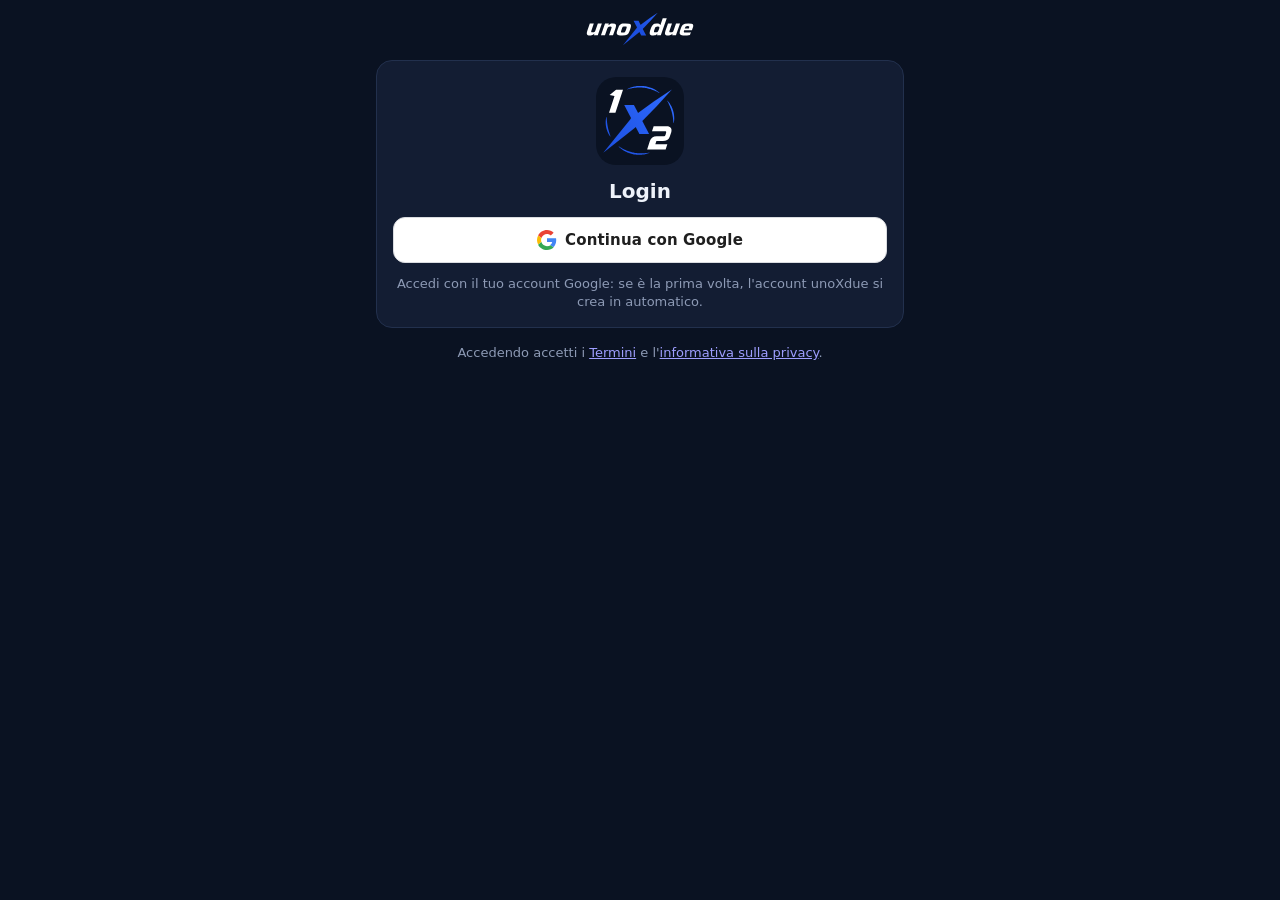
<file: index.html>
<!doctype html>
<html lang="it">
<head>
<meta charset="utf-8">
<meta http-equiv="Content-Security-Policy" content="default-src 'self'; script-src 'self' https://accounts.google.com/gsi/client; style-src 'self' 'unsafe-inline' https://fonts.googleapis.com https://accounts.google.com/gsi/style; font-src https://fonts.gstatic.com; img-src 'self' data: https://*.googleusercontent.com; connect-src 'self' https://cmjdfhkmzrfuukgeudet.supabase.co wss://cmjdfhkmzrfuukgeudet.supabase.co https://accounts.google.com/gsi/; frame-src https://accounts.google.com/gsi/; object-src 'none'; base-uri 'self'; form-action 'self'">
<meta name="referrer" content="strict-origin-when-cross-origin">
<meta name="viewport" content="width=device-width,initial-scale=1,viewport-fit=cover">
<title>unoXdue</title>
<meta name="description" content="unoXdue: pronostici sulla Serie A con gli amici, modalità Quote.">
<meta property="og:type" content="website">
<meta property="og:site_name" content="unoXdue">
<meta property="og:title" content="unoXdue · pronostici sulla Serie A tra amici">
<meta property="og:description" content="Crea una lega con gli amici e pronostica 1, X o 2: se indovini prendi i punti della quota.">
<meta property="og:url" content="https://totofanta.tototips.workers.dev/">
<meta property="og:image" content="https://totofanta.tototips.workers.dev/og.png">
<meta property="og:image:width" content="1200">
<meta property="og:image:height" content="630">
<meta name="twitter:card" content="summary_large_image">
<meta name="theme-color" content="#0A1222">
<meta name="color-scheme" content="dark">
<link rel="icon" href="img/unoxdue-icona.svg" type="image/svg+xml">
<link rel="icon" href="img/unoxdue-icona-192.png" sizes="192x192" type="image/png">
<link rel="apple-touch-icon" href="img/unoxdue-icona-180.png">
<link rel="preconnect" href="https://fonts.googleapis.com">
<link rel="preconnect" href="https://fonts.gstatic.com" crossorigin>
<link rel="stylesheet" href="https://fonts.googleapis.com/css2?family=Plus+Jakarta+Sans:ital,wght@0,400;0,500;0,600;0,700;0,800;1,800&display=swap">
<link rel="stylesheet" href="css/style.css?v=202611131900">
</head>
<body>
<div id="app"></div>
<div id="toast" class="toast" hidden></div>
<script src="js/vendor/supabase-2.117.3.js"></script>
<script src="js/gsi.js?v=202611131900"></script>
<script src="js/config.js?v=202611131900"></script>
<script src="js/calendario.js?v=202611131900"></script>
<script src="js/app.js?v=202611131900"></script>
</body>
</html>
</file>
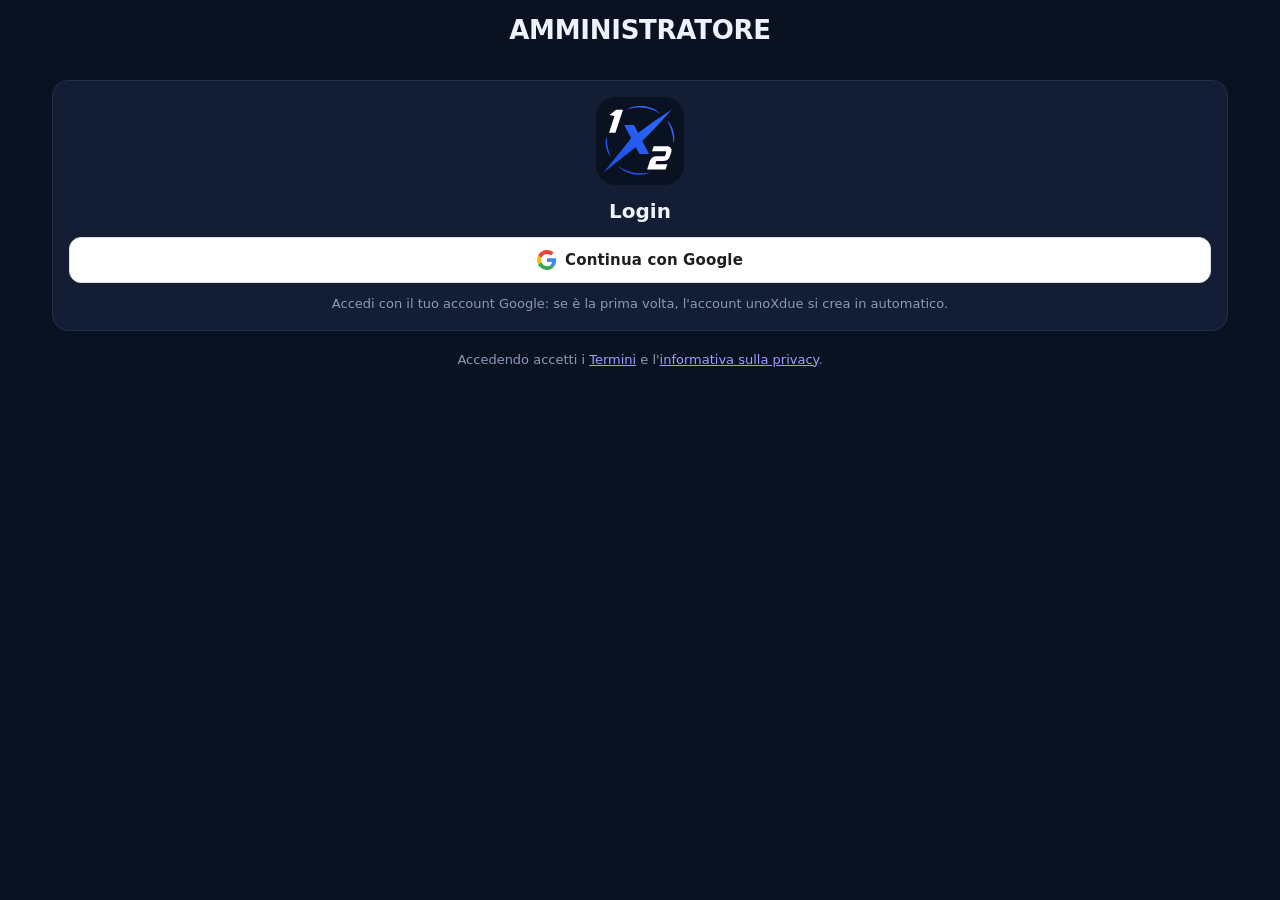
<file: admin.html>
<!doctype html>
<html lang="it">
<head>
<meta charset="utf-8">
<meta http-equiv="Content-Security-Policy" content="default-src 'self'; script-src 'self' https://accounts.google.com/gsi/client; style-src 'self' 'unsafe-inline' https://fonts.googleapis.com https://accounts.google.com/gsi/style; font-src https://fonts.gstatic.com; img-src 'self' data: https://*.googleusercontent.com; connect-src 'self' https://cmjdfhkmzrfuukgeudet.supabase.co wss://cmjdfhkmzrfuukgeudet.supabase.co https://accounts.google.com/gsi/; frame-src https://accounts.google.com/gsi/; object-src 'none'; base-uri 'self'; form-action 'self'">
<meta name="referrer" content="strict-origin-when-cross-origin">
<meta name="viewport" content="width=device-width,initial-scale=1,viewport-fit=cover">
<title>unoXdue · Amministratore</title>
<meta name="robots" content="noindex,nofollow">
<meta name="theme-color" content="#0A1222">
<meta name="color-scheme" content="dark">
<link rel="icon" href="img/unoxdue-icona.svg" type="image/svg+xml">
<link rel="icon" href="img/unoxdue-icona-192.png" sizes="192x192" type="image/png">
<link rel="apple-touch-icon" href="img/unoxdue-icona-180.png">
<link rel="preconnect" href="https://fonts.googleapis.com">
<link rel="preconnect" href="https://fonts.gstatic.com" crossorigin>
<link rel="stylesheet" href="https://fonts.googleapis.com/css2?family=Plus+Jakarta+Sans:ital,wght@0,400;0,500;0,600;0,700;0,800;1,800&display=swap">
<link rel="stylesheet" href="css/style.css?v=202611131900">
</head>
<body>
<div id="app"></div>
<div id="toast" class="toast" hidden></div>
<script src="js/vendor/supabase-2.117.3.js"></script>
<script src="js/gsi.js?v=202611131900"></script>
<script src="js/config.js?v=202611131900"></script>
<script src="js/calendario.js?v=202611131900"></script>
<script src="js/admin-flag.js"></script>
<script src="js/app.js?v=202611131900"></script>
</body>
</html>
</file>
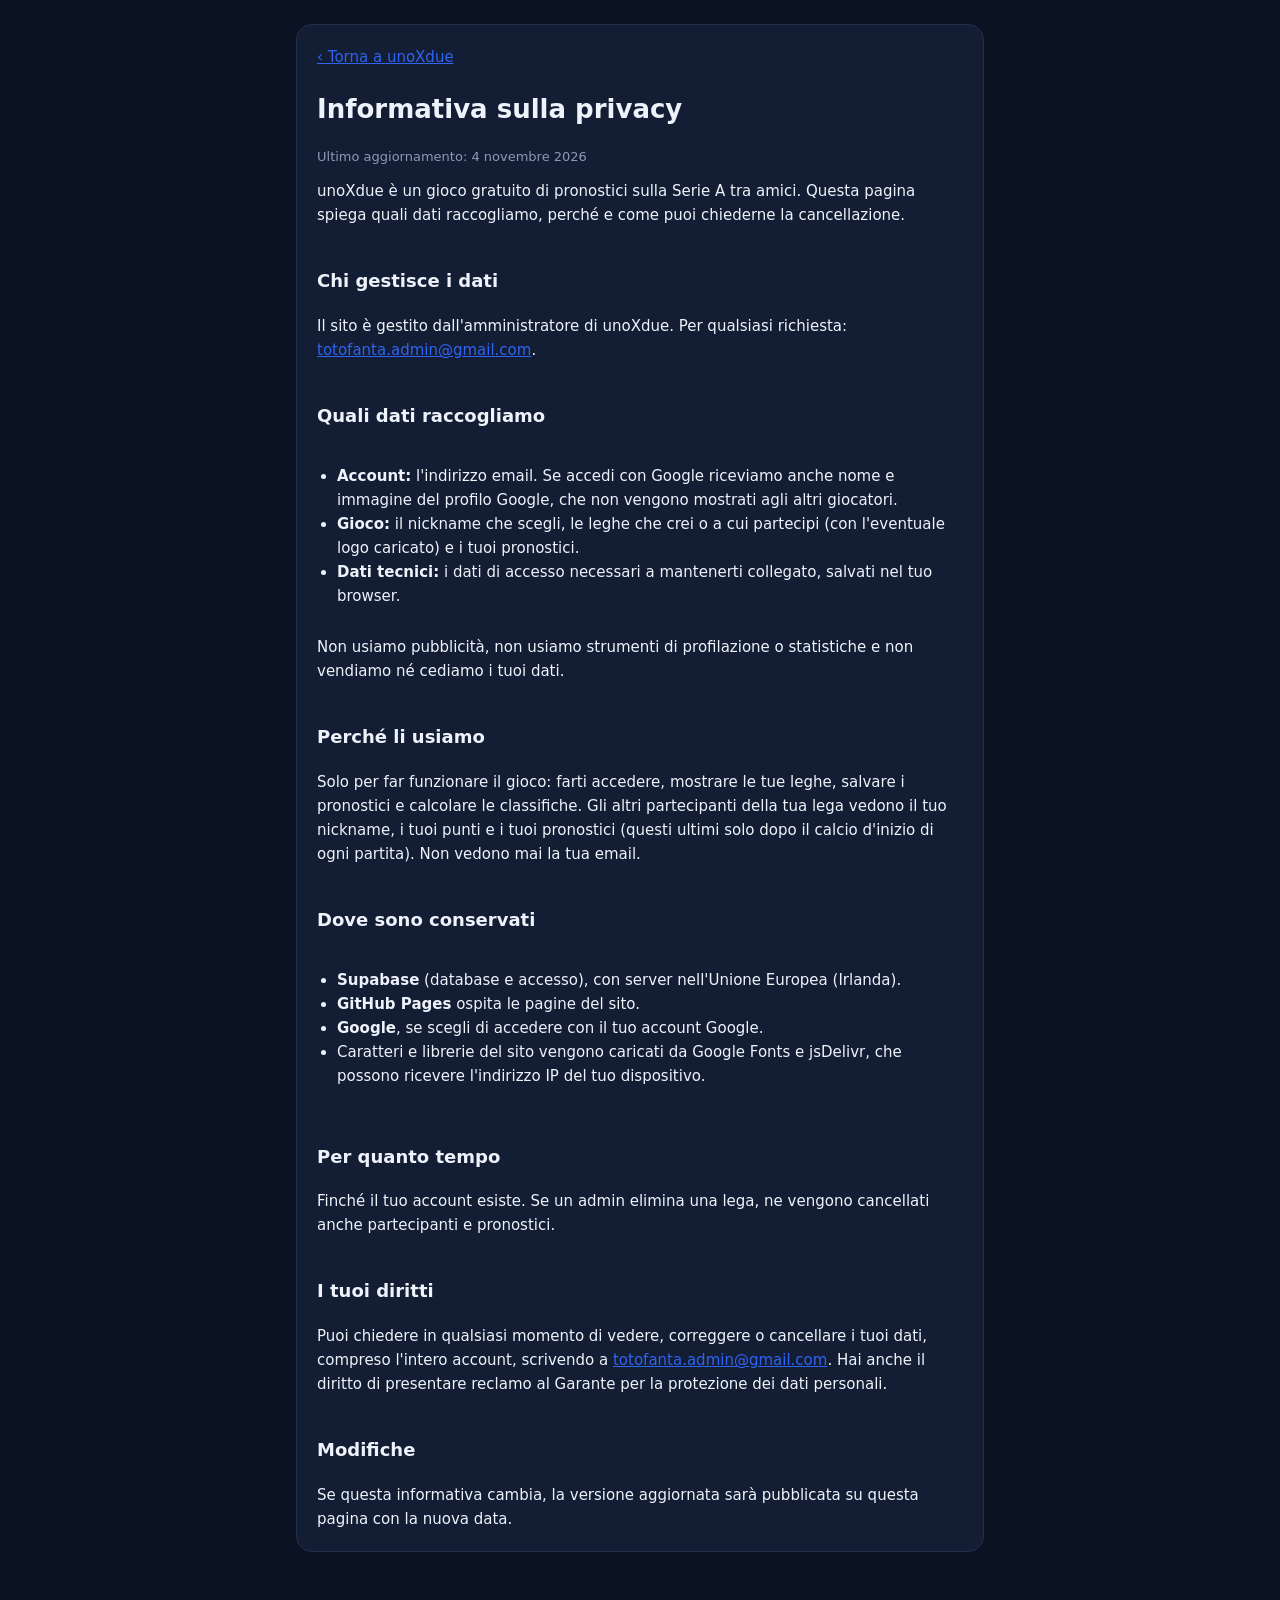
<file: privacy.html>
<!doctype html>
<html lang="it">
<head>
<meta charset="utf-8">
<script src="js/dominio.js"></script>
<meta name="viewport" content="width=device-width,initial-scale=1">
<meta name="theme-color" content="#0A1222">
<meta name="color-scheme" content="dark">
<link rel="icon" href="img/unoxdue-icona.svg" type="image/svg+xml">
<title>Privacy · unoXdue</title>
<meta name="description" content="Informativa sulla privacy di unoXdue.">
<link rel="stylesheet" href="css/style.css">
<style>
  .doc{max-width:720px;margin:0 auto;padding:24px 16px 48px;font-family:var(--f-ui);line-height:1.6}
  .doc h1{font-family:var(--f-title);font-size:26px;margin:8px 0 4px}
  .doc h2{font-family:var(--f-title);font-size:18px;margin:28px 0 6px}
  .doc .card{background:var(--card);border-radius:var(--r);box-shadow:var(--shadow);padding:20px}
  .doc a{color:var(--blue)}
  .doc ul{padding-left:20px}
</style>
</head>
<body>
<main class="doc"><div class="card">
<p><a href="./">‹ Torna a unoXdue</a></p>
<h1>Informativa sulla privacy</h1>
<p class="small muted">Ultimo aggiornamento: 4 novembre 2026</p>

<p>unoXdue è un gioco gratuito di pronostici sulla Serie A tra amici. Questa pagina spiega quali dati raccogliamo, perché e come puoi chiederne la cancellazione.</p>

<h2>Chi gestisce i dati</h2>
<p>Il sito è gestito dall'amministratore di unoXdue. Per qualsiasi richiesta: <a href="mailto:totofanta.admin@gmail.com">totofanta.admin@gmail.com</a>.</p>

<h2>Quali dati raccogliamo</h2>
<ul>
  <li><b>Account:</b> l'indirizzo email. Se accedi con Google riceviamo anche nome e immagine del profilo Google, che non vengono mostrati agli altri giocatori.</li>
  <li><b>Gioco:</b> il nickname che scegli, le leghe che crei o a cui partecipi (con l'eventuale logo caricato) e i tuoi pronostici.</li>
  <li><b>Dati tecnici:</b> i dati di accesso necessari a mantenerti collegato, salvati nel tuo browser.</li>
</ul>
<p>Non usiamo pubblicità, non usiamo strumenti di profilazione o statistiche e non vendiamo né cediamo i tuoi dati.</p>

<h2>Perché li usiamo</h2>
<p>Solo per far funzionare il gioco: farti accedere, mostrare le tue leghe, salvare i pronostici e calcolare le classifiche. Gli altri partecipanti della tua lega vedono il tuo nickname, i tuoi punti e i tuoi pronostici (questi ultimi solo dopo il calcio d'inizio di ogni partita). Non vedono mai la tua email.</p>

<h2>Dove sono conservati</h2>
<ul>
  <li><b>Supabase</b> (database e accesso), con server nell'Unione Europea (Irlanda).</li>
  <li><b>GitHub Pages</b> ospita le pagine del sito.</li>
  <li><b>Google</b>, se scegli di accedere con il tuo account Google.</li>
  <li>Caratteri e librerie del sito vengono caricati da Google Fonts e jsDelivr, che possono ricevere l'indirizzo IP del tuo dispositivo.</li>
</ul>

<h2>Per quanto tempo</h2>
<p>Finché il tuo account esiste. Se un admin elimina una lega, ne vengono cancellati anche partecipanti e pronostici.</p>

<h2>I tuoi diritti</h2>
<p>Puoi chiedere in qualsiasi momento di vedere, correggere o cancellare i tuoi dati, compreso l'intero account, scrivendo a <a href="mailto:totofanta.admin@gmail.com">totofanta.admin@gmail.com</a>. Hai anche il diritto di presentare reclamo al Garante per la protezione dei dati personali.</p>

<h2>Modifiche</h2>
<p>Se questa informativa cambia, la versione aggiornata sarà pubblicata su questa pagina con la nuova data.</p>
</div></main>
</body>
</html>
</file>
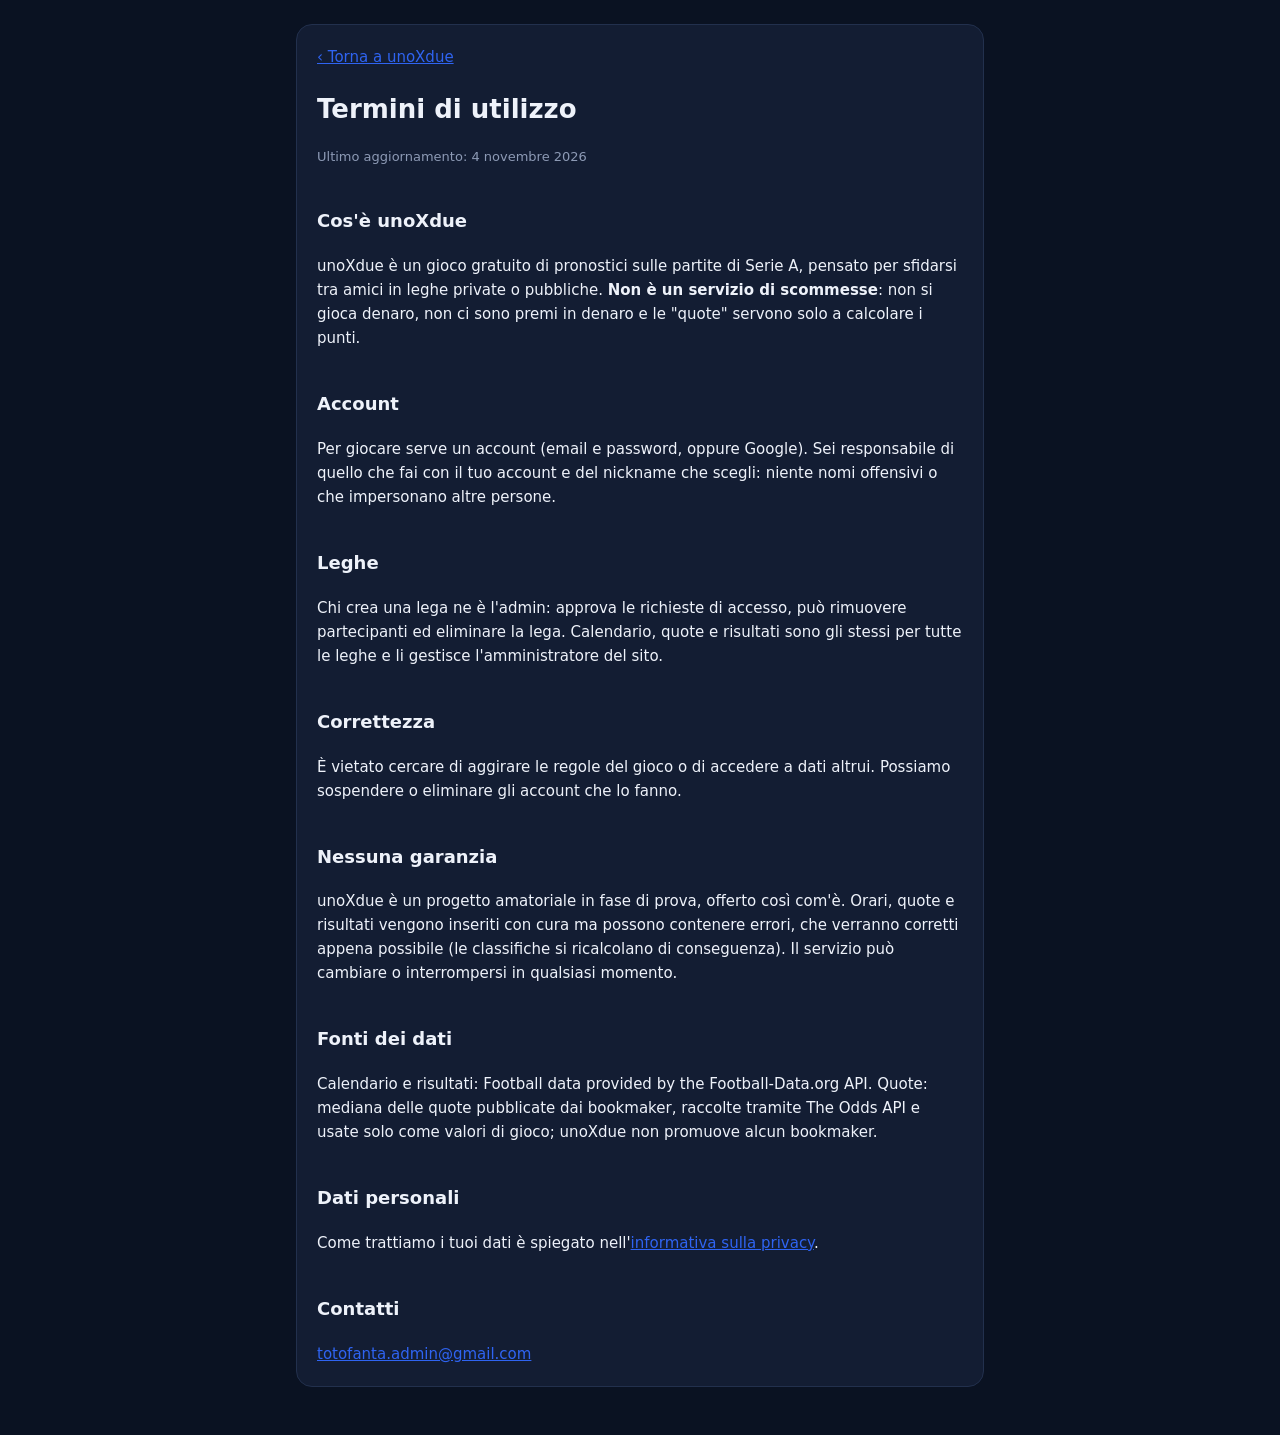
<file: termini.html>
<!doctype html>
<html lang="it">
<head>
<meta charset="utf-8">
<script src="js/dominio.js"></script>
<meta name="viewport" content="width=device-width,initial-scale=1">
<meta name="theme-color" content="#0A1222">
<meta name="color-scheme" content="dark">
<link rel="icon" href="img/unoxdue-icona.svg" type="image/svg+xml">
<title>Termini · unoXdue</title>
<meta name="description" content="Termini di utilizzo di unoXdue.">
<link rel="stylesheet" href="css/style.css">
<style>
  .doc{max-width:720px;margin:0 auto;padding:24px 16px 48px;font-family:var(--f-ui);line-height:1.6}
  .doc h1{font-family:var(--f-title);font-size:26px;margin:8px 0 4px}
  .doc h2{font-family:var(--f-title);font-size:18px;margin:28px 0 6px}
  .doc .card{background:var(--card);border-radius:var(--r);box-shadow:var(--shadow);padding:20px}
  .doc a{color:var(--blue)}
</style>
</head>
<body>
<main class="doc"><div class="card">
<p><a href="./">‹ Torna a unoXdue</a></p>
<h1>Termini di utilizzo</h1>
<p class="small muted">Ultimo aggiornamento: 4 novembre 2026</p>

<h2>Cos'è unoXdue</h2>
<p>unoXdue è un gioco gratuito di pronostici sulle partite di Serie A, pensato per sfidarsi tra amici in leghe private o pubbliche. <b>Non è un servizio di scommesse</b>: non si gioca denaro, non ci sono premi in denaro e le "quote" servono solo a calcolare i punti.</p>

<h2>Account</h2>
<p>Per giocare serve un account (email e password, oppure Google). Sei responsabile di quello che fai con il tuo account e del nickname che scegli: niente nomi offensivi o che impersonano altre persone.</p>

<h2>Leghe</h2>
<p>Chi crea una lega ne è l'admin: approva le richieste di accesso, può rimuovere partecipanti ed eliminare la lega. Calendario, quote e risultati sono gli stessi per tutte le leghe e li gestisce l'amministratore del sito.</p>

<h2>Correttezza</h2>
<p>È vietato cercare di aggirare le regole del gioco o di accedere a dati altrui. Possiamo sospendere o eliminare gli account che lo fanno.</p>

<h2>Nessuna garanzia</h2>
<p>unoXdue è un progetto amatoriale in fase di prova, offerto così com'è. Orari, quote e risultati vengono inseriti con cura ma possono contenere errori, che verranno corretti appena possibile (le classifiche si ricalcolano di conseguenza). Il servizio può cambiare o interrompersi in qualsiasi momento.</p>

<h2>Fonti dei dati</h2>
<p>Calendario e risultati: Football data provided by the Football-Data.org API. Quote: mediana delle quote pubblicate dai bookmaker, raccolte tramite The Odds API e usate solo come valori di gioco; unoXdue non promuove alcun bookmaker.</p>

<h2>Dati personali</h2>
<p>Come trattiamo i tuoi dati è spiegato nell'<a href="privacy.html">informativa sulla privacy</a>.</p>

<h2>Contatti</h2>
<p><a href="mailto:totofanta.admin@gmail.com">totofanta.admin@gmail.com</a></p>
</div></main>
</body>
</html>
</file>
<file: css/style.css>
/* reset di base */
:root{color-scheme:dark;padding-top:env(safe-area-inset-top,0px);padding-bottom:env(safe-area-inset-bottom,0px)}
html{-webkit-text-size-adjust:100%}
body{margin:0;font-size:14px}
img{max-width:100%}
[hidden]{display:none!important}
/* Restyling A, solo tema scuro (dal 12/11 il sito ha un unico design) */
:root{
  --bg:#0A1222; --card:#131D33; --field:#0F1830; --ink:#EEF2FA; --muted:#8D9AB5; --line:#22304D;
  --blue:#2F64F2; --blue-ink:#FFFFFF; --blue-soft:#1B2B52; --blue-text:#8FB0FF; --hero-ink:#1D47C9;
  --win:#3DDC97; --win-soft:#11392B; --lose:#FF7A85; --lose-soft:#3A1720; --warn:#F5B84A; --warn-soft:#3A2A0E;
  --open-bg:#3DDC97; --open-ink:#0A1222; --win-ink:#0A1222;
  --shadow:none; --shadow-up:0 8px 24px rgba(0,0,0,.45);
  --scrim:rgba(0,0,0,.6);
  --f-title:"Plus Jakarta Sans",system-ui,-apple-system,"Segoe UI",sans-serif;
  --f-ui:"Plus Jakarta Sans",system-ui,-apple-system,"Segoe UI",sans-serif;
  --f-num:"Plus Jakarta Sans",system-ui,sans-serif;
  --f-disp:"Plus Jakarta Sans",system-ui,-apple-system,"Segoe UI",sans-serif;
  --num-acc:#8FB0FF;
  --r:16px; --nav-h:64px; --brand-accent:#6C93FF;
}
*{box-sizing:border-box}
body{background:var(--bg);color:var(--ink);font-family:var(--f-title);font-size:15px;line-height:1.4}
body::before{content:"";position:fixed;inset:0 0 auto;height:env(safe-area-inset-top,0px);z-index:30;background:var(--bg)}
button,input,select{font:inherit;color:inherit}
:focus-visible{outline:2px solid var(--blue);outline-offset:2px}
.col{max-width:560px;margin:0 auto;padding-left:max(16px,env(safe-area-inset-left,0px));padding-right:max(16px,env(safe-area-inset-right,0px))}
/* header */
.top{position:sticky;top:env(safe-area-inset-top,0px);z-index:10;background:var(--bg)}
.top .col{display:grid;grid-template-columns:44px 1fr 44px;align-items:center;padding-block:10px 6px}
.top h1{font-family:var(--f-title);font-weight:700;font-size:26px;text-align:center;margin:0;letter-spacing:-.01em}
.iconbtn{width:40px;height:40px;border:0;background:none;border-radius:8px;display:grid;place-items:center;cursor:pointer;color:var(--ink)}
.iconbtn:hover{background:var(--field)}
.iconbtn svg{width:24px;height:24px}
main{padding-block:6px calc(var(--nav-h) + 28px + env(safe-area-inset-bottom,0px));display:flex;flex-direction:column;gap:16px}
h2{font-family:var(--f-title);font-weight:700;font-size:20px;margin:0;text-wrap:balance}
h3{font-family:var(--f-title);font-weight:600;font-size:16px;margin:0}
.pagetitle{font-weight:800;font-size:26px;text-align:center;text-transform:uppercase;letter-spacing:.01em}
.sect{font-weight:600;font-size:16px}
p{margin:0}
.muted{color:var(--muted)}
.small{font-size:13px}
.center{text-align:center}
.card{background:var(--card);border-radius:var(--r);box-shadow:var(--shadow);padding:16px;display:flex;flex-direction:column;gap:12px;min-width:0}
.card.tight{gap:8px}
.row{display:flex;gap:10px;align-items:center;flex-wrap:wrap}
.grow{flex:1 1 auto;min-width:0}
/* buttons */
.btn{font-family:var(--f-ui);font-weight:500;font-size:16px;text-transform:uppercase;letter-spacing:.01em;border:0;border-radius:8px;padding:10px 18px;cursor:pointer;background:var(--blue);color:var(--blue-ink);box-shadow:0 2px 4px rgba(0,0,0,.2);line-height:1.2}
.btn:hover{filter:brightness(1.08)}
.btn.block{width:100%}
.btn.wide{align-self:center;min-width:min(290px,100%)}
.btn.sec{background:var(--field);color:var(--ink);box-shadow:none;border:1px solid var(--line)}
.btn.ghost{background:none;color:var(--blue);box-shadow:none;padding:8px 10px}
.btn.danger{background:var(--lose);color:#fff}
.btn.sm{font-size:13px;padding:7px 12px}
.btn:disabled{opacity:.45;cursor:not-allowed;filter:none}
/* fields & options as in "Crea una lega" */
.q{font-weight:600;font-size:16px;display:flex;align-items:center;gap:8px}
.q .help{margin-left:auto}
.tiebox{background:var(--field);border-radius:var(--r);padding:10px 12px;font-family:var(--f-ui);font-size:13px;line-height:1.45;display:flex;flex-direction:column;gap:6px}
.tiebox p{margin:0}
.thhelp{background:none;border:0;padding:0;font:inherit;color:inherit;cursor:help;text-decoration:underline dotted;text-underline-offset:3px}
.help{width:26px;height:26px;border-radius:50%;border:2px solid var(--ink);background:none;font-weight:700;font-size:14px;line-height:1;display:grid;place-items:center;cursor:pointer;padding:0;color:var(--ink);flex:none}
input[type=text],input[type=email],input[type=password],input[type=number],input[type=datetime-local],select{background:var(--field);border:1px solid transparent;border-radius:6px;padding:11px 14px;width:100%;min-width:0;font-weight:600;font-size:16px;box-shadow:0 1px 3px rgba(0,0,0,.12)}
input::placeholder{color:var(--muted);font-weight:500}
input:focus,select:focus{outline:none;border-color:var(--blue)}
.opts{display:flex;flex-direction:column;gap:10px}
.opt{display:flex;align-items:center;gap:8px;background:var(--field);border:1px solid transparent;border-radius:6px;padding:11px 14px;font-weight:600;font-size:16px;cursor:pointer;box-shadow:0 1px 3px rgba(0,0,0,.12)}
.opt input{position:absolute;opacity:0;pointer-events:none}
.opt:has(input:checked){border-color:var(--blue);color:var(--blue);background:var(--card)}
.opt.off{opacity:.5;cursor:not-allowed}
.opt .tag{margin-left:auto;font-size:12px;font-weight:500;color:var(--muted)}
.disabled-block{position:relative;opacity:.5}
.na{font-size:13px;font-weight:600;color:var(--muted)}
.pointgrid{display:grid;grid-template-columns:repeat(3,1fr);gap:16px;text-align:center;font-weight:700}
.pointgrid .box{background:var(--field);border-radius:6px;padding:10px;box-shadow:0 1px 3px rgba(0,0,0,.12)}
.err{color:var(--lose);font-size:14px;font-weight:600}
.tip{background:var(--blue-soft);border-radius:6px;padding:10px 12px;font-size:14px}
.banner{border-radius:var(--r);padding:10px 14px;font-size:13px;background:var(--warn-soft)}
/* dashboard */
.stats{display:grid;grid-template-columns:repeat(3,1fr);text-align:center;align-items:stretch}
.stats>div{display:flex;flex-direction:column;align-items:center;justify-content:flex-start;gap:4px;padding:2px 6px}
.stats>div+div{border-left:1.5px solid var(--line)}
.stats b{font-size:22px;line-height:1.1;font-family:var(--f-title);font-variant-numeric:tabular-nums}
.stats span{font-size:12px;line-height:1.25;font-family:var(--f-ui);color:var(--muted);text-wrap:balance}
.cta-title{font-weight:600;font-size:17px;text-align:center;text-wrap:balance}
.count{font-family:var(--f-ui);font-size:15px;text-align:center}
.timer{display:flex;flex-direction:column;align-items:center;gap:2px;margin-top:2px;font-family:var(--f-ui);text-align:center}
.timer .lbl{font-size:12px;color:var(--muted)}
.timer .clock{font-family:var(--f-num);font-weight:700;font-size:26px;letter-spacing:.5px;font-variant-numeric:tabular-nums}
.next{display:flex;gap:14px;overflow-x:auto;padding:4px 2px 10px;-webkit-overflow-scrolling:touch}
.mini{flex:none;width:184px;background:var(--card);border-radius:var(--r);box-shadow:var(--shadow);padding:12px 10px 10px;display:flex;flex-direction:column;gap:10px}
.mini .teams{display:flex;align-items:center;justify-content:space-between;gap:4px;font-weight:600;font-size:14px;white-space:nowrap}
.mini .when{display:grid;grid-template-columns:1fr 1fr;font-family:var(--f-ui);font-size:12px;text-align:center}
.mini .when span+span{border-left:1.5px solid var(--ink)}
.crest{width:34px;height:34px;border-radius:50%;display:grid;place-items:center;flex:none;font-family:var(--f-ui);font-weight:700;font-size:10px;letter-spacing:.02em;border:3px solid;box-shadow:inset 0 0 0 1.5px rgba(255,255,255,.55)}
.crest.lg{width:40px;height:40px;font-size:11px}
/* select lega */
/* riga lega: "Lega" a sinistra, nome a destra (menu a tendina se ci sono più leghe) */
.leaguerow{display:flex;align-items:center;justify-content:space-between;gap:12px;background:var(--card);box-shadow:var(--shadow);border-radius:var(--r);padding:12px 16px;min-height:50px;box-sizing:border-box}
.leaguerow .sect{flex:none}
.lname{position:relative;display:flex;align-items:center;gap:6px;min-width:0;font-family:var(--f-title);font-weight:700;font-size:17px}
.lname>span{overflow:hidden;text-overflow:ellipsis;white-space:nowrap}
.lname svg{width:20px;height:20px;flex:none}
.lname select{position:absolute;inset:-8px -6px;width:calc(100% + 12px);height:calc(100% + 16px);opacity:0;cursor:pointer;font-size:16px}
.lname.many:focus-within{outline:2px solid var(--blue);outline-offset:4px;border-radius:6px}
/* schedina */
.rounds{display:flex;gap:8px;overflow-x:auto;padding:2px 2px 6px}
.rchip{flex:none;border:1px solid var(--line);background:var(--card);border-radius:99px;padding:6px 12px;font-family:var(--f-ui);font-weight:500;font-size:13px;cursor:pointer;white-space:nowrap}
.rchip[aria-pressed=true]{background:var(--blue);border-color:var(--blue);color:var(--blue-ink)}
.match{padding:10px 14px 14px;gap:8px}
.match .date{font-family:var(--f-ui);font-size:12px;text-align:center}
.match .line{display:grid;grid-template-columns:40px minmax(0,1fr) auto minmax(0,1fr) 40px;align-items:center;gap:8px;font-family:var(--f-ui);font-weight:500;font-size:15px;text-transform:uppercase}
.match .line .h{text-align:left;overflow:hidden;text-overflow:ellipsis;white-space:nowrap}
.match .line .a{text-align:right;overflow:hidden;text-overflow:ellipsis;white-space:nowrap}
.match .vs{font-size:15px;text-align:center;min-width:34px}
.match .score{font-family:var(--f-num);font-weight:700;font-size:17px;background:var(--field);border-radius:6px;padding:2px 8px}
.picks{display:grid;grid-template-columns:repeat(3,64px);justify-content:center;gap:14px}
.pk{height:52px;border:1px solid var(--muted);border-radius:6px;background:var(--card);box-shadow:var(--shadow);display:flex;flex-direction:column;align-items:center;justify-content:center;gap:1px;cursor:pointer;padding:0;line-height:1}
.pk .s{font-family:var(--f-ui);font-size:24px;font-weight:400}
.pk .o{font-family:var(--f-num);font-size:11px;font-weight:700;color:var(--muted)}
.pk:hover:not(:disabled){border-color:var(--blue)}
.pk.sel{border:2px solid var(--blue);color:var(--blue)}
.pk.sel .o{color:var(--blue)}
.pk:disabled{cursor:default;box-shadow:none}
.pk.res{background:var(--field)}
.pk.sel.won{border-color:var(--win);color:var(--win);background:var(--win-soft)}
.pk.sel.won .o{color:var(--win)}
.pk.sel.lost{border-color:var(--lose);color:var(--lose);background:var(--lose-soft)}
.pk.sel.lost .o{color:var(--lose)}
.verdict{display:flex;justify-content:center;gap:6px;flex-wrap:wrap}
.chip{display:inline-flex;align-items:center;gap:4px;font-family:var(--f-ui);font-size:12px;font-weight:500;padding:3px 9px;border-radius:99px;background:var(--field);white-space:nowrap}
.chip.ok{background:var(--win-soft);color:var(--win)}
.chip.bad{background:var(--lose-soft);color:var(--lose)}
.chip.warn{background:var(--warn-soft);color:var(--warn)}
.chip.blue{background:var(--blue-soft);color:var(--blue)}
.summary{display:grid;grid-template-columns:repeat(3,1fr);text-align:center}
.summary b{display:block;font-family:var(--f-num);font-size:18px;font-variant-numeric:tabular-nums}
.summary span{font-family:var(--f-ui);font-size:12px;color:var(--muted)}
/* tables */
.tbl{overflow-x:auto;border:1px solid var(--line);border-radius:6px}
table{border-collapse:collapse;width:100%;font-family:var(--f-ui);font-size:14px;font-variant-numeric:tabular-nums}
th{background:var(--blue);color:var(--blue-ink);font-weight:500;font-size:13px;text-transform:uppercase;text-align:left;padding:11px 12px;white-space:nowrap}
td{padding:11px 12px;border-top:1px solid var(--line);white-space:nowrap}
th+th,td+td{border-left:1px solid var(--line)}
td.pos{text-align:center;width:52px}
td.nm{white-space:normal;min-width:110px}
td.nm .chip{margin-top:2px}
td.n,th.n{text-align:right}
td.c{text-align:center;font-family:var(--f-num);font-weight:700}
td.c.won{color:var(--win)} td.c.lost{color:var(--lose)}
tr.me td{background:var(--blue-soft)}
.kv td{border:0;padding:6px 0;white-space:normal}
.kv td:first-child{color:var(--muted);width:42%}
.kv td+td{border:0}
/* bottom nav */
.nav{position:fixed;left:0;right:0;bottom:0;z-index:15;background:var(--card);box-shadow:0 -1px 0 var(--line);padding-bottom:env(safe-area-inset-bottom,0px)}
.nav .col{display:grid;grid-auto-flow:column;grid-auto-columns:1fr;height:var(--nav-h)}
.nav button{position:relative;border:0;background:none;display:flex;flex-direction:column;align-items:center;justify-content:center;gap:3px;cursor:pointer;color:var(--muted);font-family:var(--f-ui);font-size:11px;font-weight:500}
.nav button svg{width:24px;height:24px}
.nav button[aria-current=page]{color:var(--blue)}
.nav button:disabled{opacity:.4;cursor:default}
.nav .dot{position:absolute;top:8px;left:calc(50% + 6px);background:var(--lose);color:#fff;border-radius:99px;font-size:10px;padding:0 5px}
/* drawer & modal */
.scrim{position:fixed;inset:0;background:var(--scrim);z-index:40}
.drawer{position:fixed;top:0;bottom:0;left:0;width:min(330px,86vw);background:var(--card);z-index:41;display:flex;flex-direction:column;overflow-y:auto;padding-bottom:env(safe-area-inset-bottom,0px)}
.drawer .head{background:var(--blue);color:var(--blue-ink);padding:calc(20px + env(safe-area-inset-top,0px)) 18px 20px max(18px,env(safe-area-inset-left,0px));display:flex;flex-direction:column;gap:10px}
.drawer .head b{font-size:17px}
.drawer .head select{background:rgba(255,255,255,.15);color:var(--blue-ink);border:1px solid rgba(255,255,255,.4);box-shadow:none;font-size:14px;padding:6px 10px}
.drawer .head select option{color:#111}
.drawer .head .btn{background:#fff;color:#111;font-size:12px;padding:5px 10px;box-shadow:none;align-self:flex-start}
.drawer nav{padding:16px 18px 24px max(18px,env(safe-area-inset-left,0px));display:flex;flex-direction:column;gap:4px}
.drawer .grp{font-weight:600;font-size:15px;text-transform:uppercase;margin-top:14px;margin-bottom:2px}
.drawer .grp:first-child{margin-top:0}
.drawer .dl{display:block;width:100%;text-align:left;border:0;background:none;padding:5px 0 5px 16px;font-weight:600;font-size:16px;color:var(--ink);text-decoration:none;cursor:pointer;border-radius:6px}
.drawer .dl:hover{background:var(--field)}
.drawer .dl.danger{color:var(--lose)}
.modal{position:fixed;left:50%;top:50%;transform:translate(-50%,-50%);width:min(380px,calc(100% - 32px));max-height:calc(100% - 48px);overflow-y:auto;z-index:41}
.toast{position:fixed;left:50%;bottom:calc(var(--nav-h) + 16px + env(safe-area-inset-bottom,0px));transform:translateX(-50%);background:var(--ink);color:var(--bg);padding:10px 16px;border-radius:10px;font-family:var(--f-ui);font-weight:500;font-size:14px;z-index:50;max-width:calc(100% - 32px)}
.empty{padding:22px;text-align:center;color:var(--muted)}
.list{display:flex;flex-direction:column;gap:10px}
.litem{display:flex;gap:12px;align-items:center;padding:12px;border-radius:6px;background:var(--field);border:1px solid transparent;cursor:pointer;text-align:left;width:100%}
.litem:hover{border-color:var(--blue)}
.litem.cur{border-color:var(--blue)}
.logo{width:40px;height:40px;border-radius:8px;flex:none;display:grid;place-items:center;font-weight:800;font-size:18px;color:#fff;background:var(--blue);overflow:hidden}
.logo img{width:100%;height:100%;object-fit:cover}
.rules{padding-left:20px;margin:0;font-family:var(--f-ui);font-size:14px;display:flex;flex-direction:column;gap:6px}
.code{font-family:var(--f-num);font-weight:700;font-size:22px;letter-spacing:.08em;background:var(--field);border-radius:6px;padding:6px 14px;user-select:all}
/* admin editor */
.ed-m{display:grid;grid-template-columns:22px repeat(6,minmax(0,1fr));gap:6px;align-items:center;padding:10px 0;border-top:1px solid var(--line)}
.ed-m .n{grid-row:1;font-weight:700;color:var(--muted)}
.ed-m .h{grid-column:2/5}.ed-m .a{grid-column:5/8}.ed-m .k{grid-column:2/8}
.ed-m .o1{grid-column:2/4}.ed-m .oX{grid-column:4/6}.ed-m .o2{grid-column:6/8}
.ed-m input,.ed-m select{padding:8px;font-size:14px}
.ed-m .o{font-family:var(--f-num);text-align:center}
.ed-res{display:grid;grid-template-columns:minmax(0,1fr) 52px 10px 52px 70px;gap:6px;align-items:center;padding:6px 0;border-top:1px solid var(--line);font-family:var(--f-ui);font-size:14px}
.ed-res input{text-align:center;font-family:var(--f-num);padding:7px}
@media (min-width:700px){
  .ed-m{grid-template-columns:22px minmax(0,1.2fr) minmax(0,1.2fr) minmax(0,1.6fr) repeat(3,64px)}
  .ed-m .h,.ed-m .a,.ed-m .k,.ed-m .o1,.ed-m .oX,.ed-m .o2{grid-column:auto}
}
@media (prefers-reduced-motion:no-preference){.pk,.btn,.opt,.rchip{transition:background .15s,border-color .15s,color .15s}}

/* ---- Calendario Serie A ---- */
.ed-m.cal .fx{display:flex;align-items:center;gap:6px;font-family:var(--f-ui);font-size:14px;font-weight:500;min-width:0;overflow:hidden;white-space:nowrap}
.ed-m.cal .fx span{overflow:hidden;text-overflow:ellipsis}
.ed-m.cal .k.fx{color:var(--muted);font-size:13px}
.ed-m.cal .k.tbd{color:var(--warn,#b26a00)}
.calnav{gap:8px}
.calnav select{flex:1;min-width:0}
.cal-m{display:flex;flex-wrap:wrap;align-items:center;gap:6px 12px;padding:10px 0;border-top:1px solid var(--line)}
.cal-m:first-child{border-top:0}
.cal-m .t{display:flex;align-items:center;gap:6px;flex:1 1 220px;min-width:0;font-family:var(--f-ui);font-weight:500;font-size:15px}
.cal-m .w{font-family:var(--f-ui);font-size:14px}
.cal-m input{flex:0 1 210px;padding:7px 8px;font-size:14px}

/* ---- Pannello amministratore ---- */
.cal-m .score{font-family:var(--f-num);font-weight:700;background:var(--field);border-radius:6px;padding:2px 8px}
.adm-m{display:grid;grid-template-columns:minmax(0,1fr) auto;gap:8px 10px;align-items:center;padding:10px 0;border-top:1px solid var(--line)}
.adm-m:first-child{border-top:0}
.adm-m .t{grid-column:1/-1;display:flex;align-items:center;gap:6px;min-width:0;font-family:var(--f-ui);font-weight:500;font-size:15px}
.adm-m .k{grid-column:1/-1;padding:7px 8px;font-size:14px;min-width:0}
.adm-m .od{display:grid;grid-template-columns:repeat(3,minmax(0,1fr));gap:6px}
.adm-m .od input{text-align:center;font-family:var(--f-num);padding:7px 4px;min-width:0}
.adm-m .sc{display:flex;align-items:center;gap:4px}
.adm-m .sc input{width:48px;text-align:center;font-family:var(--f-num);padding:7px 4px}
.adm-m .st{grid-column:1/-1}
.adm-m .oddsrc{font-family:var(--f-ui);color:var(--muted)}
.adm-m .oddsrc b{color:var(--warn)}
.linkbtn{background:none;border:0;padding:0;color:var(--blue-text);font:inherit;text-decoration:underline;cursor:pointer}
.alertrow{display:flex;align-items:center;gap:10px;padding:10px 12px;border-radius:6px;background:var(--field);font-family:var(--f-ui);font-size:14px;margin-top:8px}
.alertrow.blk{background:var(--warn-soft)}
.oddsnote{font-family:var(--f-ui);text-align:center;margin:-4px 0 10px}

/* ---- Accesso con Google ---- */
.gbtn{display:flex;align-items:center;justify-content:center;gap:10px;background:#fff;color:#1f1f1f;border:1px solid #dadce0;text-transform:none;font-weight:600}
.gbtn svg{width:20px;height:20px;flex:none}
.sep{display:flex;align-items:center;gap:10px;color:var(--muted);font-family:var(--f-ui);font-size:13px}
.sep::before,.sep::after{content:"";flex:1;border-top:1px solid var(--line)}
.gsi{display:flex;justify-content:center;min-height:44px;color-scheme:light} /* il sito è scuro: senza questo il browser dipinge di bianco lo sfondo dell iframe di Google */
.gsi iframe{color-scheme:light;background:transparent}

/* pronostici: barra Salva e conferma temporanea */
.savebar{position:sticky;bottom:calc(var(--nav-h) + 10px + env(safe-area-inset-bottom,0px));z-index:5;display:flex;align-items:center;justify-content:space-between;gap:12px;background:var(--card);border-radius:var(--r);box-shadow:0 4px 14px rgba(0,0,0,.22);padding:10px 12px;font-family:var(--f-ui)}
.savebar .btn{min-width:120px}
.flash{position:fixed;left:50%;top:40%;transform:translate(-50%,-50%);z-index:60;background:var(--win);color:#fff;font-family:var(--f-ui);font-weight:600;font-size:16px;padding:16px 22px;border-radius:12px;box-shadow:0 8px 24px rgba(0,0,0,.25);text-align:center;max-width:min(320px,86vw);animation:flashin .18s ease-out}
@keyframes flashin{from{opacity:0;transform:translate(-50%,-44%)}to{opacity:1;transform:translate(-50%,-50%)}}
@media (prefers-reduced-motion:reduce){.flash{animation:none}}
.pickhead{gap:4px}
.pickhead .iconbtn{margin-left:-8px}

/* home: riepilogo classifica toccabile */
.statcard{width:100%;border:0;font:inherit;color:inherit;text-align:inherit;cursor:pointer;-webkit-tap-highlight-color:transparent}
.statcard:hover{box-shadow:0 4px 12px rgba(0,0,0,.22)}
.statcard:focus-visible{outline:2px solid var(--blue);outline-offset:2px}
.statcard .golink{align-self:center;font-family:var(--f-ui);font-weight:600;font-size:14px;color:var(--blue)}
/* home: avanzamento pronostici */
.progress{display:flex;flex-direction:column;gap:6px;font-family:var(--f-ui)}
.progress .ptxt{text-align:center;font-size:14px}
.progress .pbar{height:8px;border-radius:99px;background:var(--field);overflow:hidden}
.progress .pbar span{display:block;height:100%;border-radius:99px;background:var(--blue);transition:width .3s}
.card.complete{background:var(--win-soft);box-shadow:var(--shadow),inset 0 0 0 1.5px var(--win)}
.card.complete .pbar{background:rgba(255,255,255,.6)}
.card.complete .pbar span{background:var(--win)}
.okmark{display:inline-grid;place-items:center;width:22px;height:22px;border-radius:50%;background:var(--win);color:#fff;font-size:13px;vertical-align:2px;margin-right:4px}
/* pronostici: titolo della giornata fisso durante lo scorrimento */
.pickhead{position:sticky;top:calc(env(safe-area-inset-top,0px) + var(--top-h,56px));z-index:8;background:var(--bg);margin-inline:-16px;padding:6px 16px 8px;box-shadow:0 6px 8px -8px rgba(0,0,0,.25)}
.statcard .statnick{align-self:center;font-family:var(--f-title);font-weight:700;font-size:16px;margin-bottom:-2px}
/* profilo */
.profbtn{display:flex;flex-direction:column;align-items:flex-start;gap:2px;background:none;border:0;padding:0;font:inherit;color:inherit;text-align:left;cursor:pointer}
.profbtn .small:last-child{margin-top:6px;font-weight:600;text-decoration:underline;text-underline-offset:3px}
.nickrow{display:flex;flex-direction:column;gap:6px}
.nickrow .lg{font-weight:600;font-family:var(--f-ui);font-size:14px}
.danger-zone{box-shadow:var(--shadow),inset 0 0 0 1.5px var(--lose-soft)}
.nickrow .row{flex-wrap:nowrap}
.nickrow input{flex:1;min-width:0;width:auto}

/* =====================================================================
   Restyling A (proposta "Notturna", con versione chiara)
   ===================================================================== */
body{font-family:var(--f-ui);font-size:15px}
.disp{font-family:var(--f-disp);font-weight:800;text-transform:uppercase;letter-spacing:.02em}
h2,h3{font-family:var(--f-ui)}
.pagetitle{font-family:var(--f-disp);font-weight:800;font-size:30px;letter-spacing:.03em}
.card{border:1px solid var(--line);box-shadow:var(--shadow);border-radius:var(--r)}
/* header */
.top .col{padding-block:12px 8px}
.top h1{font-family:var(--f-disp);font-weight:800;font-size:26px;text-transform:uppercase;letter-spacing:.03em}
/* titolo in cima (7/11, proposta A "corsivo veloce" senza linee): TOTO scuro, FANTA blu, corsivo condensato */
.top h1.brand{display:flex;align-items:center;justify-content:center;gap:0;font-size:32px;font-style:italic;letter-spacing:.01em;line-height:1}
.top h1.brand img{display:block;height:34px;width:auto}
.b1x2{font-family:var(--f-disp);font-weight:700;font-size:13px;background:var(--blue);color:#fff;padding:2px 6px;border-radius:6px;letter-spacing:0}
.iconbtn{width:44px;height:44px;border-radius:12px;background:var(--card);border:1px solid var(--line)}
.iconbtn:hover{background:var(--field)}
.iconbtn svg{width:22px;height:22px}
.avatar{width:44px;height:44px;border-radius:50%;border:0;background:var(--blue-soft);color:var(--blue-text);font-weight:700;font-size:16px;cursor:pointer}
/* pulsanti e campi */
.btn{font-family:var(--f-ui);font-weight:700;font-size:15px;text-transform:none;letter-spacing:.01em;border-radius:12px;padding:12px 20px;box-shadow:none}
.btn.sm{font-size:13px;padding:8px 14px;border-radius:10px}
.btn.sec{background:var(--card);border:1px solid var(--line);color:var(--ink)}
.btn.ghost{color:var(--blue-text)}
input[type=text],input[type=email],input[type=password],input[type=number],input[type=datetime-local],select{background:var(--field);border:1px solid var(--line);border-radius:12px;box-shadow:none;font-weight:500}
.opt{background:var(--field);border:1px solid var(--line);border-radius:12px;box-shadow:none}
.opt:has(input:checked){color:var(--blue-text)}
.tiebox,.tip{border-radius:12px}
.help{border-color:var(--muted);color:var(--muted)}
.chip{font-weight:600;padding:4px 10px}
.chip.ok{background:var(--open-bg);color:var(--open-ink)}
.chip.blue{color:var(--blue-text)}
/* riga lega */
.leaguerow{border:1px solid var(--line);box-shadow:var(--shadow);border-radius:14px}
.leaguerow .sect{font-size:13px;font-weight:500;color:var(--muted)}
.lname{font-family:var(--f-ui);font-size:16px}
/* card blu della Home */
.hero{background:var(--blue);color:#fff;border-radius:20px;padding:18px;display:flex;flex-direction:column;gap:14px;box-shadow:0 8px 20px rgba(47,100,242,.25)}
.hero-top{display:flex;align-items:center;justify-content:space-between;gap:10px}
.eyebrow{font-family:var(--f-disp);font-weight:700;font-size:15px;letter-spacing:.1em;text-transform:uppercase}
.hchip{font-size:12px;font-weight:600;background:rgba(255,255,255,.18);padding:4px 10px;border-radius:99px;white-space:nowrap}
.hero-title{font-size:19px;font-weight:700;line-height:1.25;text-wrap:balance}
.hero-sub{font-size:13px;color:#DCE6FF;text-align:center}
.btn.hbtn{background:#fff;color:var(--hero-ink);height:50px;border-radius:14px;width:100%}
.btn.hbtn:hover{filter:none;background:#EEF3FF}
.hero .timer{margin:0;gap:2px}
.hero .timer .lbl{font-size:12px;color:#DCE6FF}
.hero .timer .clock{font-family:var(--f-disp);font-weight:700;font-size:26px;line-height:1.1;letter-spacing:.03em;color:#fff}
/* riepilogo classifica */
.statcard{border-radius:20px;padding:16px;gap:12px;text-align:left}
.stathead{display:flex;align-items:center;justify-content:space-between;gap:10px}
.statcard .statnick{align-self:auto;font-family:var(--f-ui);font-weight:700;font-size:16px;margin:0}
.statcard .golink{align-self:auto;font-size:13px;font-weight:600;color:var(--blue-text)}
.statcard .stats{display:grid;grid-template-columns:repeat(2,minmax(0,1fr));gap:10px;text-align:center}
.statcard .stats>span{background:var(--field);border-radius:12px;padding:12px 10px;display:flex;flex-direction:column;align-items:center;justify-content:center;gap:4px;border:0}
.statcard .stats b{font-family:var(--f-disp);font-weight:800;font-size:30px;line-height:1}
.statcard .stats span span{font-size:12px;color:var(--muted)}
.statcard:hover{box-shadow:var(--shadow-up)}
/* prossimi incontri */
.nextwrap{display:flex;flex-direction:column;gap:8px}
.nexthead{display:flex;align-items:baseline;justify-content:space-between}
.nexthead .disp{font-size:18px;font-weight:700;letter-spacing:.05em}
.mini{border:1px solid var(--line);box-shadow:var(--shadow);border-radius:14px;width:172px;padding:12px}
.mini .when{color:var(--muted)}
.mini .when span+span{border-left:1px solid var(--line);color:var(--ink);font-weight:600}
/* barra in basso fluttuante */
.nav{left:max(16px,env(safe-area-inset-left,0px));right:max(16px,env(safe-area-inset-right,0px));bottom:calc(16px + env(safe-area-inset-bottom,0px));background:var(--card);border:1px solid var(--line);border-radius:20px;box-shadow:var(--shadow-up);padding-bottom:0;max-width:528px;margin:0 auto}
.nav .col{padding:0}
.nav button{font-size:11px;font-weight:600}
.nav button svg{width:20px;height:20px;box-sizing:content-box;padding:4px 16px;border-radius:99px}
.nav button[aria-current=page]{color:var(--blue-text)}
.nav button[aria-current=page] svg{background:var(--blue);color:#fff}
main{padding-bottom:calc(var(--nav-h) + 48px + env(safe-area-inset-bottom,0px))}
.toast{bottom:calc(var(--nav-h) + 32px + env(safe-area-inset-bottom,0px))}
/* pronostici: righe compatte */
.pickhead{border-bottom:1px solid var(--line);box-shadow:none;padding:8px 16px 12px;gap:8px}
.pickhead .iconbtn{margin-left:0}
.phead{display:flex;flex-direction:column}
.phead h2{font-size:26px;line-height:1}
.match{padding:12px 12px 12px 14px;gap:8px}
.mrow{display:grid;grid-template-columns:minmax(0,1fr) 54px 54px 54px;gap:8px;align-items:center}
.minfo{display:flex;flex-direction:column;gap:6px;min-width:0}
.mdate{font-size:11px;font-weight:500;color:var(--muted)}
.mteam{display:flex;align-items:center;gap:8px;font-weight:600;font-size:14px;min-width:0}
.mteam>span:not(.tdot){overflow:hidden;text-overflow:ellipsis;white-space:nowrap}
.mgoal{margin-left:auto;font-family:var(--f-disp);font-size:18px;font-weight:800}
.tdot{width:22px;height:22px;border-radius:50%;border:2px solid;flex:none}
.pk{width:54px;height:56px;border:1px solid var(--line);border-radius:12px;background:var(--field);box-shadow:none;color:var(--ink)}
.pk .s{font-family:var(--f-disp);font-weight:800;font-size:20px}
.pk .o{font-family:var(--f-ui);font-size:12px;font-weight:500;color:var(--muted)}
.pk:hover:not(:disabled){border-color:var(--blue)}
.pk.sel{background:var(--blue);border-color:var(--blue);color:#fff}
.pk.sel .o{color:#fff;font-weight:600}
.pk:disabled{opacity:1}
.pk:disabled:not(.sel):not(.res){opacity:.6}
.pk.res{background:var(--field);border:2px solid var(--win)}
.pk.sel.won{background:var(--win);border-color:var(--win);color:#fff}
.pk.sel.won .o{color:#fff}
.pk.sel.lost{background:var(--lose-soft);border-color:var(--lose);color:var(--lose)}
.pk.sel.lost .o{color:var(--lose)}
.verdict{justify-content:flex-start}
.summary b{font-family:var(--f-disp);font-weight:800;font-size:24px}
.savebar{background:var(--blue-soft);border:1px solid var(--blue);border-radius:18px;padding:10px 10px 10px 16px;box-shadow:var(--shadow-up);bottom:calc(var(--nav-h) + 28px + env(safe-area-inset-bottom,0px))}
.savebar .small{font-size:14px;font-weight:600}
.rchip{border-radius:99px}
.rchip[aria-pressed=true]{color:#fff}
/* tabelle */
.tbl{border-radius:12px}
th{background:var(--field);color:var(--muted);font-weight:600;font-size:12px;letter-spacing:.04em}
th+th,td+td{border-left:0}
td.pos{font-family:var(--f-disp);font-weight:800;font-size:18px}
tr.me td{background:var(--blue-soft)}
.thhelp{color:inherit}
/* menu laterale, finestre, liste */
.drawer{background:var(--card)}
.drawer .head{background:var(--blue)}
.drawer .grp{font-family:var(--f-disp);font-weight:700;font-size:16px;letter-spacing:.08em;color:var(--muted)}
.drawer .dl{border-radius:10px;padding:8px 0 8px 12px}
.modal{border-radius:20px}
.litem{background:var(--field);border:1px solid var(--line);border-radius:12px}
.logo{border-radius:12px}
.code{border-radius:10px;font-family:var(--f-ui)}
.banner{border-radius:12px}
.statcard .stats>span{color:var(--ink);font-size:inherit;line-height:1.2}

/* ---- Restyling A: altre schede ---- */
.phdr{display:flex;align-items:baseline;justify-content:space-between;gap:12px}
.pagetitle{text-align:left;font-size:32px;line-height:1}
h3{font-size:16px;font-weight:700}
/* classifica */
td.pos{width:56px}
.posb{display:inline-grid;place-items:center;min-width:30px;height:30px;padding:0 4px;border-radius:99px;font-family:var(--f-disp);font-weight:800;font-size:17px}
.posb.p1{background:var(--blue);color:#fff}
.posb.p2{background:var(--blue-soft);color:var(--blue-text)}
.posb.p3{background:var(--field);color:var(--ink);box-shadow:inset 0 0 0 1.5px var(--line)}
td.n b{font-family:var(--f-disp);font-weight:800;font-size:18px}
.tbl{border:1px solid var(--line);background:var(--card)}
td{border-top:1px solid var(--line)}
/* menu laterale */
.drawer .head{padding:calc(22px + env(safe-area-inset-top,0px)) 18px 20px max(18px,env(safe-area-inset-left,0px))}
.profbtn{flex-direction:row;align-items:center;gap:12px;width:100%}
.profbtn .pinfo{display:flex;flex-direction:column;min-width:0;flex:1}
.profbtn .pinfo .small{opacity:.85;overflow:hidden;text-overflow:ellipsis;white-space:nowrap}
.profbtn .pgo{font-size:13px;font-weight:600;white-space:nowrap}
.profbtn .small:last-child{margin-top:0;text-decoration:none}
.bigav{width:46px;height:46px;border-radius:50%;background:rgba(255,255,255,.2);color:#fff;display:grid;place-items:center;font-weight:700;font-size:19px;flex:none}
.bigav.lg{width:60px;height:60px;font-size:24px;background:var(--blue);color:#fff}
.drawer nav{gap:2px}
.drawer .grp{margin-top:18px;margin-bottom:6px}
.drawer .dl{display:flex;align-items:center;gap:12px;padding:10px 10px;font-size:15px;font-weight:600}
.drawer .dl svg{width:20px;height:20px;flex:none;color:var(--muted)}
.drawer .dl.danger svg{color:var(--lose)}
/* profilo */
.phero{display:flex;align-items:center;gap:14px;padding:4px 2px}
.phero b{display:block;font-size:20px;font-weight:700}
.phero .small{display:block}
/* pagina lega */
.lhero{display:flex;align-items:center;gap:14px;background:var(--card);border:1px solid var(--line);border-radius:20px;padding:16px}
.lhero h2{font-size:26px;line-height:1.05;margin-bottom:6px;overflow-wrap:anywhere}
.lhero .logo{width:56px;height:56px;font-size:24px;font-family:var(--f-disp)}
.lchips{display:flex;flex-wrap:wrap;gap:6px}
/* le mie leghe */
.litem{padding:12px 14px}
.litem.cur{border-color:var(--blue);background:var(--blue-soft)}
.litem h3{font-size:16px}
/* crea lega e login */
.q{font-size:15px;font-weight:700}
.opt{font-size:15px;font-weight:600}
.gbtn{border-radius:12px}
.sep{font-size:12px}
.modal h2{font-family:var(--f-disp);font-weight:800;font-size:24px;text-transform:uppercase;letter-spacing:.02em;line-height:1.05}
.err{color:var(--lose)}
/* classifica più compatta sul telefono */
th,td{padding:10px 8px}
td.pos{width:44px;padding-inline:6px}
td.nm{min-width:80px;overflow-wrap:anywhere}
td.nm .chip{font-size:10px;padding:2px 6px;margin-left:4px;vertical-align:1px}
td.n,th.n{padding-inline:6px}
.btn.danger{background:#C8283A;color:#fff}

/* classifica: intestazione blu con podio */
.rkhero{background:var(--blue);color:#fff;border-radius:20px;padding:18px 18px 0;display:flex;flex-direction:column;gap:4px;overflow:hidden;box-shadow:0 8px 20px rgba(47,100,242,.25)}
.rkhero .eyebrow{color:#DCE6FF}
.rkname{font-size:40px;line-height:.95;margin:2px 0 2px;overflow-wrap:anywhere;letter-spacing:.01em}
.rkmeta{font-size:13px;color:#DCE6FF;padding-bottom:18px}
.podium{display:grid;grid-template-columns:repeat(3,minmax(0,1fr));align-items:end;gap:8px;margin-top:4px}
.pod{display:flex;flex-direction:column;align-items:center;gap:4px;min-width:0}
.pav{width:44px;height:44px;border-radius:50%;background:#fff;color:#1D47C9;display:grid;place-items:center;font-weight:800;font-size:18px;box-shadow:0 0 0 3px rgba(255,255,255,.35)}
.pod.p1 .pav{width:54px;height:54px;font-size:22px;box-shadow:0 0 0 4px #FFD54A}
.pnick{font-weight:700;font-size:13px;max-width:100%;overflow:hidden;text-overflow:ellipsis;white-space:nowrap}
.ppts{font-family:var(--f-disp);font-weight:800;font-size:20px;line-height:1}
.pbase{width:100%;display:grid;place-items:center;background:rgba(255,255,255,.16);border-radius:12px 12px 0 0;font-family:var(--f-disp);font-weight:800;font-size:26px;margin-top:4px}
.pod.p1 .pbase{height:76px;background:rgba(255,255,255,.26)}
.pod.p2 .pbase{height:56px}
.pod.p3 .pbase{height:40px}
.pod.me .pnick{text-decoration:underline;text-underline-offset:3px}
.mini.done .when span:last-child b{font-family:var(--f-num);font-size:15px;color:var(--ink)}
.drawer .head{position:relative}
.logoutbtn{align-self:flex-start;margin:-2px 0 0 58px;display:flex;align-items:center;gap:5px;background:rgba(255,255,255,.16);color:var(--blue-ink);border:1px solid rgba(255,255,255,.35);border-radius:999px;padding:4px 10px;font:600 12px var(--f-ui);cursor:pointer}
.logoutbtn svg{width:14px;height:14px}
.summary.one{grid-template-columns:1fr}
.confirmrow{background:var(--lose-soft);border-radius:8px;padding:10px 12px;margin:4px 0 8px;display:flex;flex-direction:column;gap:8px}
.rkhero .rkname:last-child{margin-bottom:18px}
.rkname{overflow-wrap:break-word}
.rkname.long{font-size:32px}
.summary.two{grid-template-columns:1fr 1fr}

/* ---- Home: titolo della lega ---- */
.ltitle{display:flex;align-items:center;gap:6px;background:none;border:0;padding:2px 2px 0;margin:0;color:var(--ink);cursor:pointer;text-align:left;max-width:100%}
.ltitle .ltn{font-family:var(--f-disp,var(--f-title));font-weight:800;font-size:34px;line-height:1;text-transform:uppercase;letter-spacing:.01em;overflow-wrap:break-word;min-width:0}
.ltitle .ltn.long{font-size:28px}
.ltitle svg{width:26px;height:26px;flex:none;color:var(--blue)}
.ltitle:focus-visible{outline:2px solid var(--blue);outline-offset:4px;border-radius:6px}

/* ---- Menu: cambio lega nella parte blu ---- */
.lswitch{position:relative;display:flex;align-items:center;gap:8px;margin-top:4px;background:rgba(255,255,255,.14);border:1px solid rgba(255,255,255,.3);border-radius:12px;padding:9px 12px;cursor:pointer}
.lswitch .lsl{font:500 12px var(--f-ui);opacity:.85}
.lswitch .lsn{flex:1;min-width:0;font:700 15px var(--f-ui);overflow:hidden;text-overflow:ellipsis;white-space:nowrap}
.lswitch svg{width:18px;height:18px;flex:none}
.lswitch select{position:absolute;inset:0;width:100%;height:100%;opacity:0;cursor:pointer;font-size:16px}
.lswitch:focus-within{outline:2px solid #fff;outline-offset:2px}

/* ---- Pagina lega ---- */
.lhero .chip{display:inline-block;margin-top:2px}
.adminbtn{display:flex;align-items:center;justify-content:center;gap:8px}
.adminbtn svg{width:18px;height:18px}
.nickcard{padding:12px 14px}
.nickline{display:grid;grid-template-columns:auto minmax(0,1fr) auto;align-items:center;gap:10px}
.nickline label{font-family:var(--f-ui);white-space:nowrap}
.nickline input{padding:7px 10px;font-size:15px;min-width:0}
.kv td{vertical-align:top}

/* ---- Pannello admin della lega ---- */
.lhero .eyebrow{font-size:12px}
.pstat{display:flex;align-items:center;gap:12px;background:var(--field);border:0;border-radius:10px;padding:12px;font:inherit;color:var(--ink);text-align:left;cursor:pointer;width:100%}
.pstat .pnum{font-family:var(--f-num,var(--f-title));font-size:15px;white-space:nowrap}
.pstat .pnum b{font-size:30px}
.pstat .grow{font-family:var(--f-ui);font-size:14px}
.pstat .pgo{font:600 13px var(--f-ui);color:var(--blue-text);white-space:nowrap}
.pbar{height:6px;border-radius:99px;background:var(--line);overflow:hidden}
.pbar span{display:block;height:100%;background:var(--win)}
.dot{width:10px;height:10px;border-radius:50%;flex:none}
.dot.ok{background:var(--win)}
.dot.no{background:var(--lose)}
.adjform{display:grid;grid-template-columns:1fr 1fr;gap:8px}
.adjform select,.adjform #adj-why{grid-column:1/-1}
.adjform button{grid-column:2}
.adjmark{display:inline-block;font:700 12px var(--f-ui);border-radius:6px;padding:1px 6px;white-space:nowrap}
.adjmark.pos{background:var(--win-soft);color:var(--win)}
.adjmark.neg{background:var(--lose-soft);color:var(--lose)}
.adjlist{border-top:1px solid var(--line);padding-top:8px;display:flex;flex-direction:column;gap:4px;font-family:var(--f-ui)}
.adminbtn{width:100%;margin:0}
.adjform button{grid-column:auto}
.kv .code{font-size:15px;padding:2px 8px;letter-spacing:.04em}
/* iPhone: i pulsanti hanno un padding di sistema che sposta l'icona; la si centra in modo esplicito */
.iconbtn,.avatar{padding:0;-webkit-appearance:none;appearance:none;display:flex;align-items:center;justify-content:center;flex:none}
.iconbtn svg{display:block;flex:none;margin:0}
.lswitch.single{cursor:default}
/* Profilo, "I tuoi nickname": nome della lega sopra, campo largo e Salva sotto */
.nickrow{padding:8px 0;border-top:1px solid var(--line)}
.list .nickrow:first-child{border-top:0}
.nickrow .lg{overflow-wrap:anywhere}
/* menu delle leghe nel menu laterale (al posto del menu a tendina di sistema) */
.lsbox{display:flex;flex-direction:column;gap:6px;margin-top:4px}
button.lswitch{width:100%;margin:0;color:var(--blue-ink);font:inherit;text-align:left}
.lswitch svg{transition:transform .15s}
.lsbox.open .lswitch svg{transform:rotate(180deg)}
.lsmenu{background:var(--card);border-radius:12px;padding:6px;box-shadow:0 10px 24px rgba(5,15,40,.28);display:flex;flex-direction:column;gap:2px}
.lsitem{display:flex;align-items:center;gap:10px;background:none;border:0;border-radius:8px;padding:8px;font:600 15px var(--f-ui);color:var(--ink);text-align:left;cursor:pointer;width:100%}
.lsitem:hover,.lsitem:focus-visible{background:var(--field);outline:none}
.lsitem.cur{background:var(--blue-soft);color:var(--blue-text)}
.lsitem .logo{width:30px;height:30px;font-size:14px;border-radius:8px;flex:none}
.lsitem .grow{min-width:0;overflow:hidden;text-overflow:ellipsis;white-space:nowrap}
.lsitem svg{width:18px;height:18px;flex:none}
.leavebtn{color:var(--lose)}

/* Home: partita iniziata senza risultato */
.mini.live .when span.live{color:var(--blue-text);font-weight:700}
/* Risultati: matrice partite × giocatori */
.ressel{display:flex;align-items:center;gap:12px;background:var(--card);box-shadow:var(--shadow);border-radius:var(--r);padding:10px 12px 10px 16px}
.ressel label{font-family:var(--f-ui);font-size:13px;color:var(--muted);flex:none}
.selwrap{position:relative;flex:1;min-width:0}
.selwrap select{appearance:none;-webkit-appearance:none;padding-right:38px;font-family:var(--f-title);font-weight:700;font-size:17px;cursor:pointer}
.selwrap svg{position:absolute;right:12px;top:50%;width:18px;height:18px;transform:translateY(-50%);pointer-events:none;color:var(--muted)}
.rmx table{width:auto;min-width:100%}
.rmx th,.rmx td{padding:8px 6px}
.rmx thead th.pc{text-transform:none;text-align:center;font-weight:600;font-size:12px;min-width:58px;max-width:76px}
.rmx thead th.pc.me{background:var(--blue);color:#fff}
.rmx .pnm{display:block;overflow:hidden;text-overflow:ellipsis;white-space:nowrap;max-width:68px;margin:0 auto}
.rmx th.mt{position:sticky;left:0;z-index:1;text-align:left;min-width:104px;box-shadow:1px 0 0 var(--line)}
.rmx tbody th.mt,.rmx tfoot th.mt{background:var(--card);color:var(--ink);text-transform:none;font-weight:500;border-top:1px solid var(--line)}
.rmx .mtt{display:block;font-family:var(--f-num);font-weight:700;font-size:14px;letter-spacing:.02em}
.rmx .mts{display:block;font-size:11.5px;color:var(--muted);font-family:var(--f-ui)}
.rmx .mts b{color:var(--ink)}
.rmx .mts .live,.rmx .live{color:var(--warn);font-weight:600}
.rmx td.rc{text-align:center;line-height:1.1}
.rmx td.rc b{display:block;font-family:var(--f-num);font-size:15px}
.rmx td.rc i{display:block;font-style:normal;font-family:var(--f-num);font-size:11px;font-weight:700}
.rmx td.rc.won{background:var(--win-soft);color:var(--win)}
.rmx td.rc.lost{color:var(--lose)}
.rmx td.rc.lost b{opacity:.75}
.rmx td.rc.lost i,.rmx td.rc.wait i{color:var(--muted);font-weight:600}
.rmx td.rc.wait{color:var(--ink)}
.rmx td.rc.none{color:var(--muted)}
.rmx td.rc.me:not(.won){background:var(--blue-soft)}
.rmx tfoot td,.rmx tfoot th{border-top:2px solid var(--line)}
.rmx tfoot th.mt{font-weight:700}
.rmx tfoot td.rc b{font-size:15px}
.rmx tfoot td.rc i{color:var(--muted)}
.rlegend{display:flex;flex-wrap:wrap;align-items:center;gap:6px 12px;font-family:var(--f-ui)}
.rlegend .lg{display:inline-flex;align-items:center;gap:6px}
.rlegend .rc{display:inline-grid;place-items:center;width:22px;height:22px;border-radius:5px;border:1px solid var(--line);font-family:var(--f-num);font-size:13px;background:var(--card)}
.rlegend .rc.won{background:var(--win-soft);color:var(--win);border-color:transparent}
.rlegend .rc.lost{color:var(--lose)}
.rlegend .rc.wait{color:var(--ink)}
/* fonte dei dati in fondo al menu (richiesta dalle condizioni di football-data.org) */
.drawer .dsrc{margin:auto 18px 18px;padding-top:12px;font-family:var(--f-ui);font-size:11.5px;color:var(--muted);line-height:1.4}
.drawer .dsrc a{color:inherit}
/* pulsante X nelle finestre */
.modal .mclose{position:absolute;top:10px;right:10px;width:36px;height:36px;display:grid;place-items:center;border:0;border-radius:50%;background:transparent;color:var(--muted);cursor:pointer}
.modal .mclose:hover{background:var(--line)}
.modal .mclose svg{width:20px;height:20px}
.modal h2{padding-right:36px}
/* Statistiche */
.sgrid{display:grid;grid-template-columns:repeat(2,minmax(0,1fr));gap:10px}
.stile{background:var(--field);border-radius:12px;padding:12px 10px;display:flex;flex-direction:column;align-items:center;justify-content:center;gap:4px;text-align:center}
.stile b{font-family:var(--f-disp);font-weight:800;font-size:24px;line-height:1.05;font-variant-numeric:tabular-nums}
.stile span{font-family:var(--f-ui);font-size:12px;color:var(--muted)}
.sbest{display:flex;flex-direction:column;align-items:center;gap:2px;padding:12px;border-radius:12px;background:var(--win-soft);text-align:center;font-family:var(--f-ui)}
.sbest b{font-family:var(--f-disp);font-weight:800;font-size:28px;color:var(--win);line-height:1.1}
.stbl{width:100%;min-width:0;table-layout:fixed}
.stbl th,.stbl td{padding:9px 10px}
.stbl th:first-child,.stbl td:first-child{width:34%}
.stbl td.n,.stbl th.n{text-align:right}
.ressel.flat{background:none;box-shadow:none;padding:0}
.schart{display:flex;flex-direction:column;gap:6px;font-family:var(--f-ui)}
.schart svg{width:100%;height:auto;display:block}
.schart .sbar path{fill:var(--blue)}
.schart .sbar.best path{fill:var(--win)}
.schart .sbar:hover path{opacity:.8}
.schart .sbase{stroke:var(--line);stroke-width:1}
.schart .slab{font-size:10px;fill:var(--muted);font-family:var(--f-ui)}
.schart .sval{font-size:10px;fill:var(--ink);font-weight:700;font-family:var(--f-ui)}
/* Calendario: tre colonne (incontro, data, risultato) */
.calt{display:flex;flex-direction:column;font-family:var(--f-ui)}
.calr{display:grid;grid-template-columns:minmax(0,1fr) 92px 68px;align-items:center;gap:10px;padding:10px 2px;border-top:1px solid var(--line)}
.calr.calh{border-top:0;padding-top:0;font-size:11.5px;font-weight:600;letter-spacing:.06em;text-transform:uppercase;color:var(--muted)}
.calr>:nth-child(2),.calr>:nth-child(3){text-align:center}
.calteams{display:flex;flex-direction:column;gap:6px;min-width:0}
.calteams .ct{display:flex;align-items:center;gap:8px;min-width:0;font-size:14.5px;font-weight:500}
.calteams .ct>span:last-child{overflow:hidden;text-overflow:ellipsis;white-space:nowrap}
.calwhen{display:flex;flex-direction:column;gap:2px;font-size:13px}
.calwhen b{font-weight:600}
.calwhen span{color:var(--muted)}
.calwhen .tbd{color:var(--warn,#b26a00)}
.calres b{font-family:var(--f-num);font-size:18px;font-weight:700;font-variant-numeric:tabular-nums}
/* Impostazioni: scelta del tema */
/* mini-classifica in Home (8/11): nickname a sinistra, due riquadri uguali centrati, collegamento centrato sotto */
.statcard{text-align:center;align-items:stretch}
.statcard .statnick{align-self:flex-start;text-align:left;font-family:var(--f-ui);font-weight:700;font-size:16px;margin:0}
.statcard .golink{align-self:center;text-align:center}
.statcard .stats b{display:block;width:100%;text-align:center}
/* Classifica: riquadro del miglior punteggio di giornata */
.mpcard h3{margin:0}
.mpcard .sbest .small{font-size:14px;color:var(--ink)}
.mpcard .mpnick{font-weight:700}
.mpcard .mpnick.me{color:var(--blue-text)}
/* ===== Allineamenti e simmetrie (8/11): una regola per ogni tipo di elemento ===== */
/* pulsanti principali: larghi quanto il riquadro, alti quanto un campo */
.btn.wide,.btn.block{align-self:stretch;width:100%;min-width:0}
.btn:not(.sm):not(.ghost){min-height:46px;display:inline-flex;align-items:center;justify-content:center;gap:8px}
/* due pulsanti affiancati della stessa larghezza (conferme) */
.btns2{display:grid;grid-template-columns:1fr 1fr;gap:8px}
.btns2 .btn{width:100%}
/* campo + pulsante: sempre affiancati e della stessa altezza */
.fieldbtn{display:flex;gap:8px;align-items:stretch}
.fieldbtn input{flex:1;min-width:0;width:auto}
.fieldbtn .btn{flex:none;min-width:96px;min-height:0}
.adjform{grid-template-columns:1fr}
.adjform select,.adjform #adj-why,.adjform .fieldbtn{grid-column:1/-1}
/* etichette dei campi: piccole, senza due punti */
.flabel{display:flex;align-items:center;gap:8px;font-family:var(--f-ui);font-size:13px;font-weight:600;color:var(--muted);margin:0}
.flabel .help{margin-left:auto;width:22px;height:22px;font-size:12px}
.fld{display:flex;flex-direction:column;gap:6px}
.card.form{gap:16px}
.nickrow .flabel{color:var(--ink)}
/* scelta a due (Privata / Pubblica), come la scelta del tema */
.seg{display:grid;grid-template-columns:1fr 1fr;gap:8px}
.segopt{position:relative;cursor:pointer}
.segopt input{position:absolute;opacity:0;pointer-events:none}
.segopt span{display:flex;align-items:center;justify-content:center;min-height:46px;border-radius:12px;border:1.5px solid var(--line);background:var(--field);font-family:var(--f-ui);font-weight:700;font-size:15px}
.segopt input:checked+span{border-color:var(--blue);background:var(--blue-soft);color:var(--blue-text)}
.segopt input:focus-visible+span{outline:2px solid var(--blue);outline-offset:2px}
/* nome della lega: stesso stile ovunque; dove non è un collegamento non ha la freccia */
.ltitle.static{cursor:default;padding:2px 2px 0}
.ltitle.static .ltn{margin:0}
.lchip{align-self:flex-start;margin-top:-8px}
/* stato della giornata nella card blu: stesso chip dei Pronostici, pieno per leggersi sul blu */
.hero .chip{background:#fff;color:var(--hero-ink,#1d3a8a)}
.hero .chip.ok{background:#E3F6EA;color:#17733D}
.hero .chip.blue{background:#E6EDFF;color:#2F64F2}
.hero .chip.warn{background:#FFF1D6;color:#8A5600}
/* tabelle dentro un riquadro: nessuna seconda cornice */
.card .tbl{border:0;border-radius:0;background:none}
/* selettore a sé stante (Risultati, Calendario, Statistiche) */
.ressel{border:1px solid var(--line)}
.ressel.flat{border:0}
.adjform{grid-template-columns:minmax(0,1fr)}
.adjform>*{min-width:0}
/* Crea lega: il menu della giornata di inizio con lo stesso carattere degli altri campi */
.card.form .selwrap select{font-family:inherit;font-weight:500;font-size:16px}
/* ===== PC (8/11): menu laterale fisso e contenuto su due colonne. Sul telefono non cambia niente ===== */
.dside,.donly{display:none}
.hgrid,.hside,.ccols,.cside{display:flex;flex-direction:column;gap:16px;min-width:0}
.rhead{display:flex;flex-direction:column;gap:16px}
.pcols,.pmatch,.paside{display:contents}
.mtl{display:flex;flex-direction:column}
.mtr{display:grid;grid-template-columns:28px 1fr auto;align-items:center;gap:10px;padding:9px 6px;border-top:1px solid var(--line);font-family:var(--f-ui)}
.mtr:first-child{border-top:0}
.mtr>span:first-child{font-weight:700;text-align:center}
.mtr.me{background:var(--blue-soft);border-radius:8px;font-weight:700}
.mtr b{font-variant-numeric:tabular-nums}
@media (min-width:1024px){
  body.hasside{padding-left:320px}
  .dside{display:flex;flex-direction:column;gap:4px;position:fixed;top:0;bottom:0;left:0;width:320px;box-sizing:border-box;overflow-y:auto;background:var(--card);border-right:1px solid var(--line);padding:22px 14px 14px;z-index:20}
  .dside .sbrand{font-family:var(--f-disp);font-style:italic;font-weight:800;font-size:34px;line-height:1;margin:0 0 14px;padding:0 10px}
  .dside .sbrand img{display:block;height:44px;width:auto}
  .dside .lswitch,.dside button.lswitch{background:var(--field);border:1px solid var(--line);color:var(--ink);margin:0 0 8px}
  .dside .lswitch:focus-within{outline-color:var(--blue)}
  .dside .lsbox{margin:0 0 8px}.dside .lsbox .lswitch{margin:0}
  .dside nav{display:flex;flex-direction:column;gap:2px}
  .dside .grp{font-family:var(--f-disp);font-weight:700;font-size:14px;letter-spacing:.08em;text-transform:uppercase;color:var(--muted);margin:16px 12px 4px}
  .dside .dl{display:flex;align-items:center;gap:12px;width:100%;border:0;background:none;padding:10px 12px;border-radius:10px;font:600 15px var(--f-ui);color:var(--ink);text-align:left;cursor:pointer}
  .dside .dl svg{width:20px;height:20px;flex:none;color:var(--muted)}
  .dside .dl:hover:not(:disabled){background:var(--field)}
  .dside .dl.cur{background:var(--blue-soft);color:var(--blue-text)}
  .dside .dl.cur svg{color:var(--blue-text)}
  .dside .dl:disabled{opacity:.45;cursor:default}
  .dside #who-sel{margin-top:12px;font-size:14px;padding:8px 10px}
  .dside .sme{margin-top:auto;display:flex;align-items:center;gap:10px;width:100%;border:0;border-top:1px solid var(--line);background:none;padding:14px 10px 10px;font:inherit;color:inherit;text-align:left;cursor:pointer}
  .dside .sme .av{width:38px;height:38px;border-radius:50%;background:var(--blue-soft);color:var(--blue-text);display:grid;place-items:center;font-weight:700;flex:none}
  .dside .sme b{display:block;font-size:14px}
  .dside .dsrc{margin:6px 10px 0;font-family:var(--f-ui);font-size:11px;color:var(--muted);line-height:1.4}
  .dside .dsrc a{color:inherit}
  body.hasside .nav{display:none}
  body.hasside .top .iconbtn[data-act=drawer],body.hasside .top .avatar{visibility:hidden}
  body.hasside .top.brandscr{display:none}
  body.hasside main{padding-block:28px 48px;gap:24px}
  body.hasside .col{max-width:760px;padding-inline:32px}
  body.hasside.wide .col{max-width:1180px}
  body.hasside .toast{bottom:24px}
  body.hasside .pickhead{top:0;margin-inline:-32px;padding-inline:32px}
  .donly{display:revert}
  .card.donly{display:flex}
  /* Home: card blu e incontri a sinistra, classifica a destra */
  .hgrid{display:grid;grid-template-columns:minmax(0,2fr) minmax(300px,1fr);grid-template-areas:"hero side" "next side";grid-template-rows:auto 1fr;gap:24px;align-items:start}
  .hgrid>.hero{grid-area:hero}.hgrid>.hside{grid-area:side;gap:24px}.hgrid>.nextwrap{grid-area:next}
  .hero{display:grid;grid-template-columns:minmax(0,1fr) minmax(220px,300px);column-gap:28px;row-gap:10px;align-items:center;padding:28px}
  .hero>*{grid-column:1}
  .hero>.btn.hbtn{grid-column:2;grid-row:1/span 4;height:56px}
  .hero .timer{align-items:flex-start;text-align:left}
  .hero .timer .clock{font-size:40px;white-space:nowrap}
  .hero .hero-top{justify-content:flex-start;gap:12px}
  .hero-sub{text-align:left}
  .next{display:grid;grid-template-columns:repeat(auto-fill,minmax(160px,1fr));overflow:visible;gap:12px;padding:2px 0 0}
  .next .mini{width:auto}
  /* Pronostici: partite su due colonne, riepilogo e Salva in un riquadro fisso a destra */
  .pcols{display:grid;grid-template-columns:minmax(0,1fr) 320px;gap:24px;align-items:start}
  .pmatch{display:grid;grid-template-columns:repeat(auto-fill,minmax(360px,1fr));gap:12px}
  .pmatch .card.match{margin:0}
  .paside{display:flex;flex-direction:column;gap:16px;position:sticky;top:96px}
  .paside .savebar{position:static;box-shadow:none;border:1px solid var(--line)}
  /* Classifica: tabella con i punti di ogni giornata, riquadro MP a destra */
  .ccols{display:grid;grid-template-columns:minmax(0,1fr) 320px;gap:24px;align-items:start}
  /* Risultati: menu della giornata accanto al nome della lega */
  .rhead{flex-direction:row;flex-wrap:wrap;align-items:center;justify-content:space-between}
  .rhead .ressel{flex:0 1 380px}
}

/* ===== Restyling "Morbido" (11/11): carattere Plus Jakarta Sans e nuove sezioni ===== */
/* carattere: Plus Jakarta Sans al posto di Barlow Condensed e Inter, cifre a larghezza fissa per i numeri */
.timer .clock,.hero .timer .clock,.pk .o,.summary b,td.n,.code{font-variant-numeric:tabular-nums}
.top h1,.disp,.pagetitle,.ltitle .ltn,.modal h2,.drawer .grp,.dside .grp,.eyebrow,.dside .sbrand{letter-spacing:-.01em}
.top h1.brand,.dside .sbrand{letter-spacing:-.02em}
.top h1.brand{font-size:28px}
.dside .sbrand{font-size:30px}
.ltitle .ltn{font-size:28px;line-height:1.05}
.ltitle .ltn.long{font-size:23px}
.pagetitle{font-size:28px}
.phead h2{font-size:22px;line-height:1.1}
.rkname{font-size:32px}.rkname.long{font-size:26px}
.hero .timer .clock{font-size:24px;letter-spacing:-.01em}
.nexthead .disp{font-size:16px;letter-spacing:.02em}
.drawer .grp,.dside .grp{font-size:13px;letter-spacing:.06em}
.eyebrow{letter-spacing:.04em;font-size:14px}
.modal h2{font-size:21px}
@media (min-width:1024px){.hero .timer .clock{font-size:36px}}

/* Home: mini classifica come nel mockup (etichetta sopra, numero sotto, punti colorati) */
.statcard{text-align:left}
.statcard .statnick{font-size:14px;color:var(--muted)}
.statcard .stats>span{align-items:flex-start;justify-content:flex-start;text-align:left;padding:10px 12px;border-radius:16px;gap:2px}
.statcard .stats span span{font-size:11.5px}
.statcard .stats b{font-family:var(--f-ui);font-weight:800;font-size:26px;line-height:1.15;text-align:left;letter-spacing:-.01em;font-variant-numeric:tabular-nums}
.statcard .stats b.acc{color:var(--num-acc)}
.statcard .golink{align-self:flex-start;text-align:left}

/* bollini delle squadre piccoli e pieni (Prossimi incontri e Pronostici) */
.crest.sm{width:24px;height:24px;border:0;font-size:8px;font-weight:800;letter-spacing:0;box-shadow:inset 0 0 0 1px rgba(0,0,0,.14)}

/* Pronostici (11/11, come il riferimento): stemmi ai lati con il nome sotto, data e ora al centro, tre riquadri con il segno sopra la quota */
.match{padding:14px 12px 12px;gap:12px}
.mvs{display:grid;grid-template-columns:minmax(0,1fr) auto minmax(0,1fr);align-items:center;gap:8px}
.mside{display:flex;flex-direction:column;align-items:center;gap:6px;min-width:0;text-align:center}
.mside .tn{font-weight:700;font-size:14px;max-width:100%;overflow:hidden;text-overflow:ellipsis;white-space:nowrap}
.crest.md{width:40px;height:40px;border:0;font-size:10.5px;font-weight:800;letter-spacing:0;box-shadow:inset 0 0 0 1px rgba(0,0,0,.14)}
.mmid{display:flex;flex-direction:column;align-items:center;gap:1px;min-width:72px;text-align:center;font-size:13px;color:var(--muted);font-variant-numeric:tabular-nums}
.mmid b{font-size:17px;font-weight:700;color:var(--ink)}
.mmid .mres{font-size:24px;font-weight:800;line-height:1.1;letter-spacing:-.01em}
.mmid .live{color:var(--warn);font-weight:700}
.odds3{display:grid;grid-template-columns:repeat(3,minmax(0,1fr));gap:8px}
.odds3 .pk{width:auto;height:58px;flex-direction:column;gap:3px;border:1px solid transparent;border-radius:12px;background:var(--field);color:var(--ink);box-shadow:none}
.odds3 .pk .s{font-family:var(--f-ui);font-weight:600;font-size:14px;color:var(--muted)}
.odds3 .pk .o{font-family:var(--f-ui);font-size:17px;font-weight:800;color:var(--ink)}
.odds3 .pk:hover:not(:disabled):not(.sel){border-color:var(--blue)}
.odds3 .pk.sel{background:var(--blue);border-color:var(--blue)}
.odds3 .pk.sel .s{color:rgba(255,255,255,.85)}
.odds3 .pk.sel .o{color:#fff}
.odds3 .pk.res{border:2px solid var(--win)}
.odds3 .pk.sel.won{background:var(--win);border-color:var(--win)}
.odds3 .pk.sel.won .s,.odds3 .pk.sel.won .o{color:var(--win-ink,#fff)}
.odds3 .pk.sel.lost{background:var(--lose-soft);border-color:var(--lose)}
.odds3 .pk.sel.lost .s,.odds3 .pk.sel.lost .o{color:var(--lose)}
.odds3 .pk:disabled:not(.sel):not(.res){opacity:.55}
.match .verdict{margin-top:-4px}

/* Salva (11/11): pillola che compare solo con qualcosa da salvare */
.savepill{position:fixed;left:50%;transform:translateX(-50%);bottom:calc(var(--nav-h) + 30px + env(safe-area-inset-bottom,0px));z-index:16;display:flex;align-items:center;gap:12px;padding:6px 6px 6px 18px;border-radius:999px;background:var(--ink);color:var(--bg);box-shadow:0 10px 24px rgba(8,14,28,.30);white-space:nowrap;font-family:var(--f-ui);animation:pillin .18s ease-out}
.savepill .spl{font-size:14px;font-weight:600;font-variant-numeric:tabular-nums}
.savepill .btn{min-height:40px;height:40px;padding:0 16px;border-radius:999px;font-size:14px;font-weight:800;gap:6px}
.savepill .btn svg{width:16px;height:16px}
@keyframes pillin{from{opacity:0;transform:translate(-50%,8px)}to{opacity:1;transform:translate(-50%,0)}}
@media (prefers-reduced-motion:reduce){.savepill{animation:none}}
@media (min-width:1024px){.paside .savepill{position:static;transform:none;justify-content:space-between;animation:none}}

/* Classifica come nel mockup: niente fascia colorata in testa, posizioni in quadratini arrotondati, la tua riga evidenziata */
.rankcard{padding:6px}
.rank table{border-collapse:separate;border-spacing:0}
.rank th{background:none;color:var(--muted);font-size:11.5px;font-weight:700;letter-spacing:0;text-transform:none;padding:10px 8px 6px}
.rank td{border-top:0;padding:9px 8px}
.rank tr.me td{background:var(--blue-soft)}
.rank tr.me td:first-child{border-radius:14px 0 0 14px}
.rank tr.me td:last-child{border-radius:0 14px 14px 0}
.rank td.nm{font-weight:700}
.rank td.mpv{color:var(--muted)}
.rank td.n b{font-family:var(--f-ui);font-size:15px;font-weight:800}
.rank .posb,.rank .posb.p2,.rank .posb.p3{min-width:28px;height:28px;border-radius:10px;font-family:var(--f-ui);font-size:13px;font-weight:800;background:var(--field);color:var(--ink);box-shadow:none}
.rank .posb.p1{background:var(--blue);color:#fff}
.rankcard .adjlist{margin:4px 8px 6px}

/* Risultati (11/11): solo la grafica della tabella */
.rmx table{border-collapse:separate;border-spacing:0}
.rmx th,.rmx td{border-left:0}
.rmx thead th{background:none;color:var(--muted);border-top:0}
.rmx thead th.mt{font-size:11.5px;font-weight:700;text-transform:none;letter-spacing:0;vertical-align:bottom;background:var(--card)}
.rmx thead th.pc{vertical-align:bottom;padding:8px 4px 6px}
.rmx thead th.pc.me{background:none;color:var(--blue-text)}
.rmx .pav{display:grid;place-items:center;width:28px;height:28px;margin:0 auto 4px;border-radius:50%;background:var(--field);color:var(--ink);font-size:12px;font-weight:800;box-shadow:inset 0 0 0 1px var(--line)}
.rmx th.pc.me .pav{background:var(--blue);color:#fff;box-shadow:none}
.rmx .pnm{font-size:11px;font-weight:600}
.rmx td{border-top:1px solid var(--line)}
.rmx td.rc{padding:3px;background:none}
.rmx td.rc.won,.rmx td.rc.me:not(.won){background:none}
.rmx .rcb{display:flex;flex-direction:column;align-items:center;justify-content:center;min-height:40px;border-radius:10px;line-height:1.1}
.rmx td.rc b{font-size:14px;font-weight:800}
.rmx td.rc i{font-size:10.5px;font-weight:600}
.rmx td.rc.won .rcb{background:var(--win-soft);color:var(--win)}
.rmx td.rc.me:not(.won) .rcb{background:var(--blue-soft);box-shadow:inset 0 0 0 1px color-mix(in srgb,var(--blue) 30%,transparent)}
.rmx tbody th.mt{padding:6px 8px}
.rmx .mtt{font-family:var(--f-ui);font-size:13px;font-weight:700}
.rmx tfoot td,.rmx tfoot th{border-top:2px solid var(--line)}
.rmx tfoot td.rc b{font-size:14px}
.rmx tfoot td.rc.me .rcb b{color:var(--blue-text)}
.rmx td.rc.lost .rcb{color:var(--lose)}
.rmx td.rc.lost b{opacity:.75}
.rmx td.rc.lost i{color:var(--muted)}
/* Risultati (11/11): colonne dei giocatori tutte larghe uguali; i nomi lunghi finiscono con i puntini, toccando la testa si vede il nome intero */

.rmx th.mt{width:108px;min-width:108px}
.rmx th.pc,.rmx td.rc{width:64px;min-width:64px;max-width:64px}
.rmx .pcb{display:block;width:100%;border:0;background:none;padding:0;font:inherit;color:inherit;cursor:pointer}
.rmx .pnm{max-width:58px}
/* ordine delle colonne */
.resord{display:grid;grid-template-columns:1fr 1fr;gap:3px;padding:3px;border-radius:12px;background:var(--field);border:1px solid var(--line)}
.resord .segb{min-height:40px;border:0;border-radius:9px;background:none;font:600 13px var(--f-ui);color:var(--muted);cursor:pointer}
.resord .segb[aria-pressed=true]{background:var(--card);color:var(--blue-text);font-weight:700;box-shadow:0 1px 3px rgba(13,24,48,.15)}
/* PC (11/11): profilo in alto nel menu laterale, come sul telefono */
@media (min-width:1024px){
  .dside .sme{margin:0 0 10px;border:1px solid var(--line);border-radius:12px;background:var(--field);padding:10px 12px}
  .dside .sme:hover{border-color:var(--blue)}
  .dside .sme .grow{min-width:0}
  .dside .sme .sem{display:block;overflow:hidden;text-overflow:ellipsis;white-space:nowrap}
  .dside .sme .spg{font:600 12px var(--f-ui);color:var(--blue-text);white-space:nowrap}
  .dside .dsrc{margin-top:auto;padding-top:14px}
}
@media (min-width:1024px){.resord{max-width:420px}.rmx .pnm{max-width:100%}}
/* ---- pannello del sito: schede e statistiche globali (11/11) ---- */
.admtabs{display:grid;grid-template-columns:1fr 1fr;gap:8px}
.admtabs button{min-height:46px;border-radius:12px;border:1.5px solid var(--line);background:var(--field);color:var(--ink);font:700 15px var(--f-ui);cursor:pointer}
.admtabs button[aria-selected="true"]{border-color:var(--blue);background:var(--blue-soft);color:var(--blue-text)}
.admtabs button:focus-visible{outline:2px solid var(--blue);outline-offset:2px}
.sgrid.sg3{grid-template-columns:repeat(3,minmax(0,1fr))}
.sgrid.sg3 .stile b{font-size:22px}
.stack{display:flex;height:10px;border-radius:99px;background:var(--field);overflow:hidden;border:1px solid var(--line)}
.stack i{display:block;height:100%}
.stack i.c{background:var(--win)}
.stack i.p{background:var(--blue)}
.stack i.s1,.legend i.s1{background:var(--blue)}
.stack i.sx,.legend i.sx{background:var(--muted)}
.stack i.s2,.legend i.s2{background:var(--win)}
.signs{display:flex;flex-direction:column;gap:8px}
.legend{display:flex;gap:16px;flex-wrap:wrap;font-family:var(--f-ui)}
.legend span{display:inline-flex;align-items:center;gap:6px}
.legend i{width:10px;height:10px;border-radius:3px;display:inline-block}
.stbl td .sub{display:block;font:400 12px var(--f-ui);color:var(--muted);margin-top:2px;white-space:normal;line-height:1.3}
.ltbl th:first-child,.ltbl td:first-child,.rtbl th:first-child,.rtbl td:first-child{width:auto}
.ltbl th.n,.rtbl th.n{width:58px;padding-left:4px;padding-right:10px}
.schart .snew{fill:var(--win)}
.dotnew{display:inline-block;width:7px;height:7px;border-radius:50%;background:var(--win);margin-right:2px;vertical-align:middle}
.sysrow{display:flex;align-items:center;gap:10px;font-family:var(--f-ui);font-size:14px}
@media (max-width:420px){.sgrid.sg3 .stile{padding:10px 6px}.sgrid.sg3 .stile b{font-size:19px}.ltbl th.n,.rtbl th.n{width:52px}}
/* pannello del sito: sul telefono i contenitori non cambiano niente; su PC (da 1024 px) usa la larghezza */
.admgrid,.ucols,.admtop{display:contents}
.adm-h{display:none}
.adm-h+.adm-m{border-top:0}
@media (min-width:1024px){
  body.admpage .col{max-width:1240px;padding-inline:32px}
  body.admpage main{padding-block:24px 48px;gap:20px}
  body.admpage .admtabs{max-width:480px}
  body.admpage .tip{max-width:none}
  .admgrid{display:grid;grid-template-columns:repeat(12,minmax(0,1fr));gap:20px;align-items:start}
  .admgrid>.card{margin:0;align-self:stretch}
  .admgrid>.c-users{grid-column:1/-1;grid-row:1}
  .admgrid>.c-next{grid-column:1/5;grid-row:2}
  .admgrid>.c-picks{grid-column:5/9;grid-row:2}
  .admgrid>.c-sys{grid-column:9/13;grid-row:2}
  .admgrid>.c-leagues{grid-column:1/8;grid-row:3}
  .admgrid>.c-rounds{grid-column:8/13;grid-row:3}
  .ucols{display:grid;grid-template-columns:minmax(0,1fr) minmax(0,1.15fr);gap:24px;align-items:center}
  .admtop{display:grid;grid-template-columns:minmax(0,2fr) minmax(0,1fr);gap:20px;align-items:stretch}
  .admtop>.card{margin:0}
  .admlist .adm-h{display:grid;grid-template-columns:minmax(0,1.4fr) 210px 230px 124px minmax(0,1fr);gap:12px;padding:0 0 8px;border-bottom:1px solid var(--line);font:600 12px var(--f-ui);color:var(--muted);text-transform:uppercase;letter-spacing:.04em}
  .admlist .adm-m{grid-template-columns:minmax(0,1.4fr) 210px 230px 124px minmax(0,1fr);gap:4px 12px;padding:8px 0}
  .admlist .adm-m .t{grid-column:1;grid-row:1/4}
  .admlist .adm-m .k{grid-column:2;grid-row:1/4}
  .admlist .adm-m .od{grid-column:3;grid-row:1/4}
  .admlist .adm-m .sc{grid-column:4;grid-row:1/4}
  .admlist .adm-m .st{grid-column:5;align-self:center;line-height:1.3}
}
/* pronostici (11/11): riquadri 1·X·2 più staccati dal riquadro della partita */
:root{--pk-bg:#1F2D4D;--pk-line:#34497A}
.odds3 .pk{background:var(--pk-bg);border:1.5px solid var(--pk-line)}
.odds3 .pk:hover:not(:disabled):not(.sel){border-color:var(--blue);background:var(--blue-soft)}
.odds3 .pk.sel{border-color:var(--blue)}
.odds3 .pk.res{border:2px solid var(--win)}
.fieldbtn .selwrap{flex:1;min-width:0}
/* Come si gioca (11/11) */
.rules p,.rules li{font-family:var(--f-ui);font-size:15px;line-height:1.5}
.rules ul{margin:0;padding-left:20px;display:flex;flex-direction:column;gap:8px}
.rules li::marker{color:var(--blue)}
.rex{display:flex;flex-direction:column;gap:4px;padding:12px;border-radius:12px;background:var(--blue-soft);font-family:var(--f-ui)}
.rex b{font-variant-numeric:tabular-nums}
/* partite rinviate (11/11) */
.ppt{font-weight:700;color:var(--warn)}
.ppnote{gap:10px}
.ppnote .chip{margin-right:4px}
.adm-m .pprow{display:flex;align-items:center;gap:6px;flex-wrap:wrap}
.sharebtn{display:flex;align-items:center;justify-content:center;gap:8px}
.sharebtn svg{width:20px;height:20px}
/* Contatti (11/11) */
.mailrow{display:flex;align-items:center;gap:10px;padding:12px;border-radius:12px;background:var(--field);font-family:var(--f-ui);word-break:break-all}
.mailrow svg{width:20px;height:20px;flex:none;color:var(--blue)}
a.btn{text-decoration:none}

/* Logo unoXdue (12/11): scritta in intestazione e nel menu del PC, icona nella schermata di accesso */
.loginmark{display:block;width:88px;height:88px;align-self:center;border-radius:20px}
/* Importa da / Esporta in un'altra lega (12/11) */
.cpbtn{display:flex;align-items:center;justify-content:center;gap:8px;font-size:14px;min-height:44px}
.cpbtn svg{width:18px;height:18px;flex:none}
.cpbtn:disabled{opacity:.45;cursor:default}
.cpmodal{display:flex;flex-direction:column;gap:12px}
.cplist{display:flex;flex-direction:column;gap:8px}
.cprow{display:flex;align-items:center;gap:12px;width:100%;text-align:left;padding:12px 14px;border:1px solid var(--line);border-radius:12px;background:var(--field);color:var(--ink);cursor:pointer;font-family:var(--f-ui)}
.cprow:hover:not(:disabled):not(.off){border-color:var(--blue)}
.cprow:disabled,.cprow.off{opacity:.5;cursor:default}
.cprow[aria-checked="true"],.cprow:has(input:checked){border-color:var(--blue);background:var(--blue-soft)}
.cpn{flex:1;min-width:0;display:flex;flex-direction:column;gap:2px}
.cpn b{font-weight:700;font-size:15px;overflow:hidden;text-overflow:ellipsis;white-space:nowrap}
.cpn span{font-size:12.5px;color:var(--muted)}
.cprow input[type=checkbox]{flex:none;width:22px;height:22px;margin:0;accent-color:var(--blue);cursor:pointer}
.cpdot{flex:none;width:22px;height:22px;border-radius:50%;border:2px solid var(--muted)}
.cprow[aria-checked="true"] .cpdot{border-color:var(--blue);background:radial-gradient(circle,var(--blue) 0 5px,transparent 6px)}
.cpall{align-self:flex-end;margin:-4px 0 -6px}
/* con la pillola Salva in basso, spazio in più perché "Esporta in un'altra lega" resti raggiungibile */
@media (max-width:1023px){main:has(.savepill){padding-bottom:calc(var(--nav-h) + 96px + env(safe-area-inset-bottom,0px))}}
.cpbtn.off{opacity:.45}
</file>
